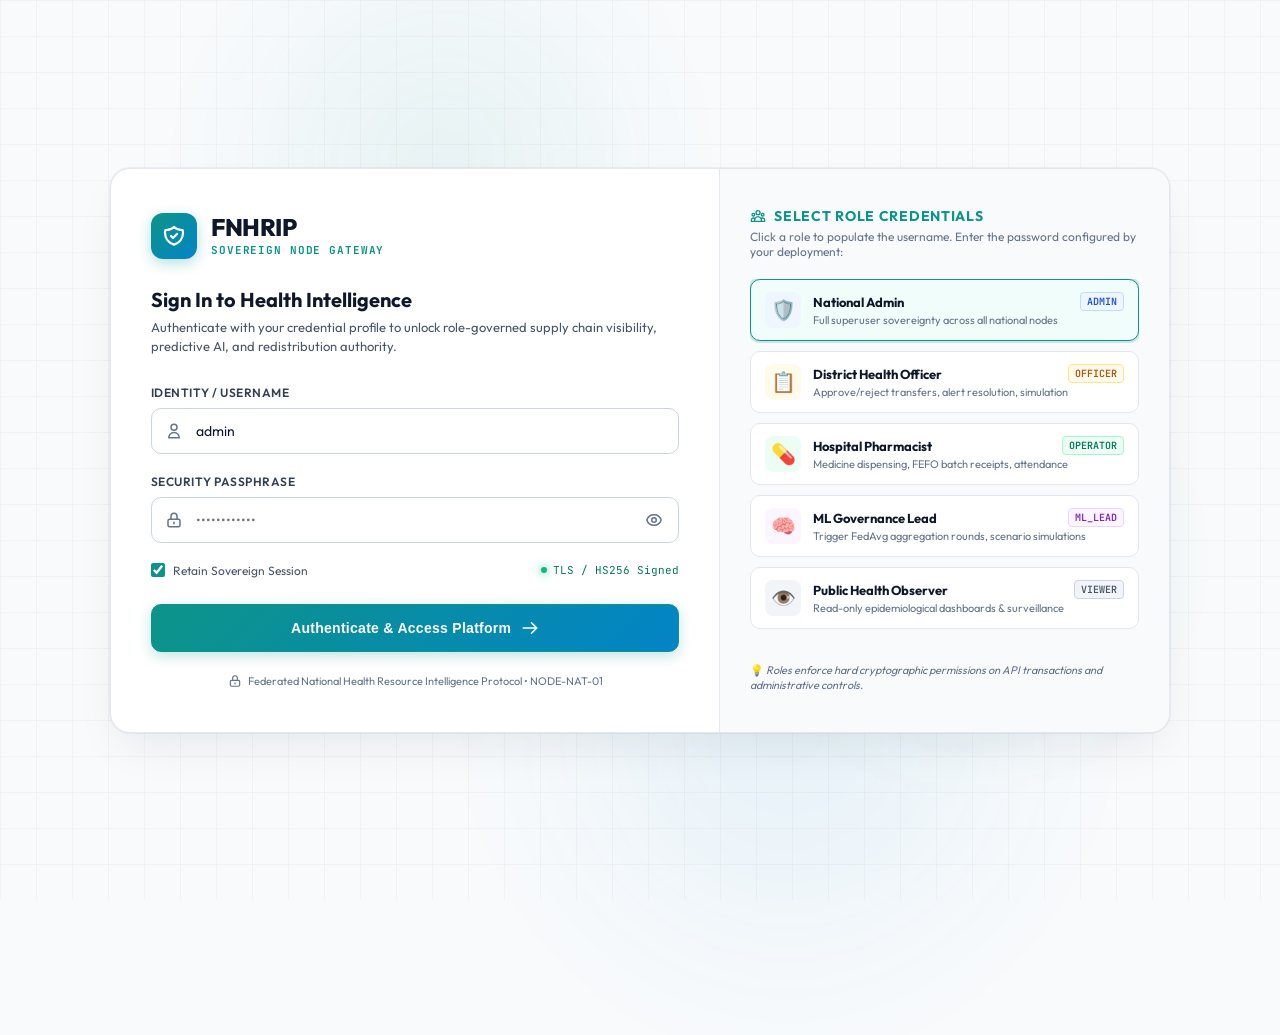
<file: index.html>
<!DOCTYPE html>
<html lang="en">
<head>
  <meta charset="UTF-8">
  <meta name="viewport" content="width=device-width, initial-scale=1.0">
  <meta name="description" content="Federated National Health Resource Intelligence Platform (FNHRIP) - Sovereign digital infrastructure for real-time visibility, predictive supply chain intelligence, capacity optimization, and federated learning.">
  <title>FNHRIP | Federated National Health Resource Intelligence Platform</title>

  <!-- Google Fonts: Modern Typography -->
  <link rel="preconnect" href="https://fonts.googleapis.com">
  <link rel="preconnect" href="https://fonts.gstatic.com" crossorigin>
  <link href="https://fonts.googleapis.com/css2?family=JetBrains+Mono:wght@400;500;700&family=Outfit:wght@300;400;500;600;700;800&display=swap" rel="stylesheet">

  <!-- Core Stylesheets -->
  <link rel="stylesheet" href="css/variables.css">
  <link rel="stylesheet" href="css/layout.css">
  <link rel="stylesheet" href="css/components.css">
  <link rel="stylesheet" href="css/insights.css">
  <link rel="stylesheet" href="css/command.css">
</head>
<body>
  <div class="app-container">
    
    <!-- LEFT SIDEBAR NAVIGATION -->
    <aside class="app-sidebar">
      <div class="sidebar-brand">
        <div class="brand-icon">
          <svg width="22" height="22" fill="none" viewBox="0 0 24 24" stroke="currentColor">
            <path stroke-linecap="round" stroke-linejoin="round" stroke-width="2.2" d="M9 12l2 2 4-4m5.618-4.016A11.955 11.955 0 0112 2.944a11.955 11.955 0 01-8.618 3.04A12.02 12.02 0 003 9c0 5.591 3.824 10.29 9 11.622 5.176-1.332 9-6.03 9-11.622 0-1.042-.133-2.052-.382-3.016z"/>
          </svg>
        </div>
        <div class="brand-text">
          <h1>FNHRIP</h1>
          <span class="brand-badge">Sovereign Node</span>
        </div>
      </div>

      <nav class="sidebar-nav">
        <div class="nav-section-title">Command & Control</div>
        <a class="nav-item active" data-tab="command" id="navCommand">
          <svg fill="none" viewBox="0 0 24 24" stroke="currentColor"><path stroke-linecap="round" stroke-linejoin="round" stroke-width="2" d="M4 5a1 1 0 011-1h4a1 1 0 011 1v5a1 1 0 01-1 1H5a1 1 0 01-1-1V5zm10 0a1 1 0 011-1h4a1 1 0 011 1v2a1 1 0 01-1 1h-4a1 1 0 01-1-1V5zM4 15a1 1 0 011-1h4a1 1 0 011 1v4a1 1 0 01-1 1H5a1 1 0 01-1-1v-4zm10-3a1 1 0 011-1h4a1 1 0 011 1v7a1 1 0 01-1 1h-4a1 1 0 01-1-1v-7z"/></svg>
          <span>Command Centre</span>
        </a>
        <a class="nav-item" data-tab="national-map" id="navMap">
          <svg fill="none" viewBox="0 0 24 24" stroke="currentColor"><path stroke-linecap="round" stroke-linejoin="round" stroke-width="2" d="M9 20l-5.447-2.724A1 1 0 013 16.382V5.618a1 1 0 011.447-.894L9 7m0 13l6-3m-6 3V7m6 10l4.553 2.276A1 1 0 0021 18.382V7.618a1 1 0 00-.553-.894L15 4m0 13V4m0 0L9 7"/></svg>
          <span>National GIS Map</span>
        </a>

        <a class="nav-item" data-tab="inventory" id="navInventory">
          <svg fill="none" viewBox="0 0 24 24" stroke="currentColor"><path stroke-linecap="round" stroke-linejoin="round" stroke-width="2" d="M20 7l-8-4-8 4m16 0l-8 4m8-4v10l-8 4m0-10L4 7m8 4v10M4 7v10l8 4"/></svg>
          <span>Medicine & FEFO</span>
          <span class="nav-badge badge-warning" id="navStockAlertsBadge">0</span>
        </a>

        <a class="nav-item" data-tab="capacity" id="navCapacity">
          <svg fill="none" viewBox="0 0 24 24" stroke="currentColor"><path stroke-linecap="round" stroke-linejoin="round" stroke-width="2" d="M19 21V5a2 2 0 00-2-2H7a2 2 0 00-2 2v16m14 0h2m-2 0h-5m-9 0H3m2 0h5M9 7h1m-1 4h1m4-4h1m-1 4h1m-5 10v-5a1 1 0 011-1h2a1 1 0 011 1v5m-4 0h4"/></svg>
          <span>Beds & Capacity</span>
        </a>

        <div class="nav-section-title">Signature Intelligence</div>
        <a class="nav-item" data-tab="weather" id="navWeather"><svg fill="none" viewBox="0 0 24 24" stroke="currentColor"><path stroke-linecap="round" stroke-linejoin="round" stroke-width="2" d="M3 15a4 4 0 004 4h9a5 5 0 10-.1-9.999 5.002 5.002 0 10-9.78 2.096A4.001 4.001 0 003 15z"/></svg><span>Supply Weather</span></a>
        <a class="nav-item" data-tab="cascade" id="navCascade"><svg fill="none" viewBox="0 0 24 24" stroke="currentColor"><path stroke-linecap="round" stroke-linejoin="round" stroke-width="2" d="M13 10V3L4 14h7v7l9-11h-7z"/></svg><span>Cascade Simulator</span></a>
        <a class="nav-item" data-tab="ledger" id="navLedger"><svg fill="none" viewBox="0 0 24 24" stroke="currentColor"><path stroke-linecap="round" stroke-linejoin="round" stroke-width="2" d="M9 12l2 2 4-4m6 2a9 9 0 11-18 0 9 9 0 0118 0z"/></svg><span>Impact Ledger</span></a>

        <div class="nav-section-title">AI & Decision Support</div>
        <a class="nav-item" data-tab="predictions" id="navPredictions">
          <svg fill="none" viewBox="0 0 24 24" stroke="currentColor"><path stroke-linecap="round" stroke-linejoin="round" stroke-width="2" d="M13 7h8m0 0v8m0-8l-8 8-4-4-6 6"/></svg>
          <span>Predictive AI</span>
        </a>

        <a class="nav-item" data-tab="recommendations" id="navRecommendations">
          <svg fill="none" viewBox="0 0 24 24" stroke="currentColor"><path stroke-linecap="round" stroke-linejoin="round" stroke-width="2" d="M8 7h12m0 0l-4-4m4 4l-4 4m0 6H4m0 0l4 4m-4-4l4-4"/></svg>
          <span>AI Redistribution</span>
          <span class="nav-badge badge-critical" id="navRecsBadge">0</span>
        </a>

        <a class="nav-item" data-tab="simulator" id="navSimulator">
          <svg fill="none" viewBox="0 0 24 24" stroke="currentColor"><path stroke-linecap="round" stroke-linejoin="round" stroke-width="2" d="M12 6V4m0 2a2 2 0 100 4m0-4a2 2 0 110 4m-6 8a2 2 0 100-4m0 4a2 2 0 110-4m0 4v2m0-6V4m6 6v10m6-2a2 2 0 100-4m0 4a2 2 0 110-4m0 4v2m0-6V4"/></svg>
          <span>What-If Simulator</span>
        </a>

        <div class="nav-section-title">Federation & Resilience</div>
        <a class="nav-item" data-tab="federated" id="navFederated">
          <svg fill="none" viewBox="0 0 24 24" stroke="currentColor"><path stroke-linecap="round" stroke-linejoin="round" stroke-width="2" d="M3.055 11H5a2 2 0 012 2v1a2 2 0 002 2 2 2 0 012 2v2.945M8 3.935V5.5A2.5 2.5 0 0010.5 8h.5a2 2 0 012 2 2 2 0 104 0 2 2 0 012-2h1.064M15 20.488V18a2 2 0 012-2h3.064M21 12a9 9 0 11-18 0 9 9 0 0118 0z"/></svg>
          <span>Federated Network</span>
        </a>

        <a class="nav-item" data-tab="offline" id="navOffline">
          <svg fill="none" viewBox="0 0 24 24" stroke="currentColor"><path stroke-linecap="round" stroke-linejoin="round" stroke-width="2" d="M18.364 5.636a9 9 0 010 12.728m0 0l-2.829-2.829m2.829 2.829L21 21M15.536 8.464a5 5 0 010 7.072m0 0l-2.829-2.829m-4.243 4.243a9 9 0 01-2.828-5.657m0 0a9 9 0 012.828-7.071m0 0l2.829 2.829m-2.829-2.829L3 3"/></svg>
          <span>Offline PHC Station</span>
          <span class="nav-badge badge-gray" id="offlineQueueCountBadge">0</span>
        </a>

        <a class="nav-item" data-tab="audit" id="navAudit">
          <svg fill="none" viewBox="0 0 24 24" stroke="currentColor"><path stroke-linecap="round" stroke-linejoin="round" stroke-width="2" d="M9 12h6m-6 4h6m2 5H7a2 2 0 01-2-2V5a2 2 0 012-2h5.586a1 1 0 01.707.293l5.414 5.414a1 1 0 01.293.707V19a2 2 0 01-2 2z"/></svg>
          <span>Sovereign Audit Ledger</span>
        </a>
      </nav>

      <div class="sidebar-footer">
        <div class="node-status-widget">
          <div class="node-status-header">
            <span style="font-weight:600;color:#64748b;">Sovereign Protocol</span>
            <span class="pulse-indicator"></span>
          </div>
          <div style="font-size:11px;color:#0f172a;font-weight:700;">NODE-NAT-01</div>
          <div style="font-size:10px;color:#64748b;margin-top:2px;">Federation: Secure FedAvg</div>
        </div>
      </div>
    </aside>

    <!-- MAIN APPLICATION WRAPPER -->
    <main class="app-main">
      
      <!-- TOP COMMAND HEADER -->
      <header class="app-header">
        <div class="header-left">
          <div class="view-heading">
            <h2 id="viewTitleHeading">National Command Centre & GIS Intelligence</h2>
            <span class="view-sub">Federated National Health Resource Intelligence Platform • v1.0</span>
          </div>
        </div>

        <div class="header-filters">
          <select id="filterDistrictSelect" class="select" title="Filter by District">
            <option value="">All Districts (National)</option>
          </select>
          <select id="filterFacilityTypeSelect" class="select" title="Filter by Facility Type">
            <option value="">All Facility Types</option>
            <option value="PHC">Primary Health Centres (PHC)</option>
            <option value="CHC">Community Health Centres (CHC)</option>
            <option value="District Hospital">District Hospitals</option>
            <option value="Medical College">Medical Colleges</option>
            <option value="Warehouse">Medical Depots / Warehouses</option>
          </select>
        </div>

        <div class="header-right">
          <!-- Offline / Online Status Badge -->
          <div id="headerConnectivityBadge" class="badge badge-normal" style="cursor:pointer;" onclick="App.switchTab('offline')">
            <span style="display:inline-block;width:8px;height:8px;border-radius:50%;background:#10b981;"></span>
            <span>ONLINE: Grid Synced</span>
          </div>

          <!-- Active Role & Permission Indicator Badge -->
          <div id="headerRoleBadge" class="badge" style="background:#eff6ff;color:#1d4ed8;border:1px solid #bfdbfe;font-size:11px;font-weight:600;padding:5px 9px;" title="Active Sovereign Privileges">
            <span id="headerRoleDot" style="display:inline-block;width:7px;height:7px;border-radius:50%;background:#2563eb;margin-right:4px;"></span>
            <span id="headerRoleLabel">ADMIN (Full Sovereignty)</span>
          </div>

          <!-- Role Switcher -->
          <select id="roleSwitcherSelect" class="select" style="font-weight:600;color:#0f766e;border-color:#99f6e4;background:#ffffff;" title="Switch Active RBAC Role">
            <option value="ADMIN">🛡️ National Admin (Full Access)</option>
            <option value="HEALTH_OFFICER">📋 District Health Officer (Allocations & Alerts)</option>
            <option value="PHC_OPERATOR">💊 Hospital Pharmacist (Dispensing & Stock)</option>
            <option value="ML_ENGINEER">🧠 ML Governance Engineer (AI & Federation)</option>
            <option value="VIEWER">👁️ Public Observer (Read-Only)</option>
          </select>

          <!-- New Transaction Modal Trigger -->
          <button class="btn btn-primary btn-sm" id="btnOpenNewTxModal">
            <svg width="14" height="14" fill="none" viewBox="0 0 24 24" stroke="currentColor"><path stroke-linecap="round" stroke-linejoin="round" stroke-width="2.5" d="M12 4v16m8-8H4"/></svg>
            <span>Post Transaction</span>
          </button>

          <!-- Sign Out / Switch Identity Button -->
          <button class="btn btn-outline btn-sm" id="btnSignOut" onclick="App.handleSignOut()" title="Sign out and return to Sovereign Login Page" style="border-color:#fecaca;color:#b91c1c;background:#fff5f5;">
            <svg width="14" height="14" fill="none" viewBox="0 0 24 24" stroke="currentColor"><path stroke-linecap="round" stroke-linejoin="round" stroke-width="2" d="M17 16l4-4m0 0l-4-4m4 4H7m6 4v1a3 3 0 01-3 3H6a3 3 0 01-3-3V7a3 3 0 013-3h4a3 3 0 013 3v1"/></svg>
            <span>Sign Out</span>
          </button>
        </div>
      </header>

      <!-- LIVE METRICS TICKER STRIP -->
      <section class="metrics-strip">
        <div class="ticker-card">
          <div class="ticker-icon" style="background:#eff6ff;color:#1d4ed8;">🏥</div>
          <div class="ticker-info">
            <span class="ticker-label">Reporting</span>
            <span class="ticker-val" id="tickerReportingFacs">21/21</span>
          </div>
        </div>

        <div class="ticker-card">
          <div class="ticker-icon" style="background:#ecfdf5;color:#047857;">🛏️</div>
          <div class="ticker-info">
            <span class="ticker-label">Bed Occupancy</span>
            <span class="ticker-val" id="tickerBedOccupancy">--%</span>
          </div>
        </div>

        <div class="ticker-card">
          <div class="ticker-icon" style="background:#fef2f2;color:#dc2626;">⚠️</div>
          <div class="ticker-info">
            <span class="ticker-label">ICU Stress</span>
            <span class="ticker-val text-danger" id="tickerIcuPressure">--%</span>
          </div>
        </div>

        <div class="ticker-card">
          <div class="ticker-icon" style="background:#faf5ff;color:#7e22ce;">🩺</div>
          <div class="ticker-info">
            <span class="ticker-label">Staff Coverage</span>
            <span class="ticker-val" id="tickerWorkforce">--%</span>
          </div>
        </div>

        <div class="ticker-card">
          <div class="ticker-icon" style="background:#fff7ed;color:#c2410c;">💊</div>
          <div class="ticker-info">
            <span class="ticker-label">Stockout Risks</span>
            <span class="ticker-val text-warning" id="tickerCriticalStockouts">0</span>
          </div>
        </div>

        <div class="ticker-card">
          <div class="ticker-icon" style="background:#fef2f2;color:#dc2626;">🚨</div>
          <div class="ticker-info">
            <span class="ticker-label">Emergency Alerts</span>
            <span class="ticker-val text-danger" id="tickerEmergencyAlerts">0</span>
          </div>
        </div>

        <div class="ticker-card">
          <div class="ticker-icon" style="background:#f0fdfa;color:#0f766e;">⚖️</div>
          <div class="ticker-info">
            <span class="ticker-label">Pending AI Recs</span>
            <span class="ticker-val text-cyan" id="tickerPendingApprovals">0</span>
          </div>
        </div>

        <div class="ticker-card">
          <div class="ticker-icon" style="background:#ecfdf5;color:#047857;">📊</div>
          <div class="ticker-info">
            <span class="ticker-label">Data Quality</span>
            <span class="ticker-val" id="tickerDataQuality">92.4%</span>
          </div>
        </div>
      </section>

      <!-- ================= VIEW 1: NATIONAL GIS MAP ================= -->
      <section class="view-content active" id="view-command">
        <div class="cc-brief"><h1 id="ccHead">Loading today's briefing...</h1><p id="ccSub"></p></div>
        <div class="cc-kpis" id="ccKpis"></div>
        <div class="cc-grid">
          <div class="cc-card cc-map"><h2>Facility stress: stock, ICU and connectivity combined</h2>
            <svg class="cc-hexmap" id="ccMap" viewBox="0 0 600 260" role="img" aria-label="Hexagon map of facilities coloured by stress level"></svg>
            <div class="cc-legend"><span><i style="background:var(--s0)"></i>Stable</span><span><i style="background:var(--s1)"></i>Watch</span><span><i style="background:var(--s2)"></i>Low stock</span><span><i style="background:var(--s3)"></i>Critical</span><span><i style="background:var(--s4)"></i>Emergency</span></div>
            <div id="ccRead">Select a facility to see its status.</div></div>
          <div class="cc-card"><h2>Recommended actions</h2><div id="ccRecs"></div></div>
          <div class="cc-card cc-wide"><h2>Days of stock left (lowest first)</h2><div id="ccFc"></div></div>
        </div>
      </section>

      <section class="view-content" id="view-national-map">
        <div class="grid-map-layout">
          <!-- Canvas Map Container -->
          <div class="map-panel">
            <div class="map-toolbar">
              <span style="font-size:11px;font-weight:700;color:#94a3b8;align-self:center;margin-right:4px;">LAYERS:</span>
              <button class="map-layer-btn active" data-layer="ALL">All Nodes</button>
              <button class="map-layer-btn" data-layer="HOSPITALS">Hospitals</button>
              <button class="map-layer-btn" data-layer="WAREHOUSES">Warehouses</button>
              <button class="map-layer-btn" data-layer="RISK_STOCK">Stockout Risk</button>
              <button class="map-layer-btn" data-layer="ICU_STRESS">ICU Pressure</button>
            </div>

            <canvas id="nationalMapCanvas"></canvas>

            <div class="map-legend">
              <div class="legend-item"><span class="legend-dot" style="background:#10b981;"></span> Normal</div>
              <div class="legend-item"><span class="legend-dot" style="background:#f59e0b;"></span> Watch</div>
              <div class="legend-item"><span class="legend-dot" style="background:#f97316;"></span> Warning</div>
              <div class="legend-item"><span class="legend-dot" style="background:#ef4444;"></span> Critical</div>
              <div class="legend-item"><span class="legend-dot" style="background:#a855f7;"></span> Emergency</div>
              <div class="legend-item"><span style="width:12px;height:12px;border:1px solid #fff;display:inline-block;transform:rotate(45deg);margin-right:4px;"></span> Depot</div>
            </div>
          </div>

          <!-- Side Facilities Feed & Active Alerts -->
          <div style="display:flex;flex-direction:column;gap:16px;height:100%;overflow-y:auto;">
            <div class="card" style="padding:16px;">
              <div class="card-header" style="margin-bottom:10px;padding-bottom:8px;">
                <span class="card-title">🚨 Active Grid Incidents</span>
                <span class="badge badge-danger">Live Stream</span>
              </div>
              <div id="sideActiveAlertsList" style="display:flex;flex-direction:column;gap:8px;font-size:12px;">
                <div style="padding:8px 10px;background:#fef2f2;border-left:3px solid #ef4444;border-radius:4px;">
                  <div style="font-weight:700;color:#b91c1c;">FAC-001 • ICU Saturation 96.8%</div>
                  <div style="color:#475569;font-size:11px;">Ventilator pool at maximum capacity. Traumas diverted.</div>
                </div>
                <div style="padding:8px 10px;background:#fff7ed;border-left:3px solid #f97316;border-radius:4px;">
                  <div style="font-weight:700;color:#c2410c;">FAC-010 • Insulin Stockout Imminent</div>
                  <div style="color:#475569;font-size:11px;">Only 2.1 days remaining. AI transfer awaiting review.</div>
                </div>
              </div>
            </div>

            <div class="card" style="flex:1;overflow:hidden;display:flex;flex-direction:column;">
              <div class="card-header" style="margin-bottom:8px;">
                <span class="card-title">Facilities Directory</span>
                <span style="font-size:11px;color:#94a3b8;">Click node to inspect</span>
              </div>
              <div id="mapFacilityList" style="flex:1;overflow-y:auto;display:flex;flex-direction:column;gap:8px;">
                <!-- Dynamically populated -->
              </div>
            </div>
          </div>
        </div>
      </section>

      <!-- ================= VIEW 2: MEDICINE & FEFO ================= -->
      <section class="view-content" id="view-weather"><div class="ins">
        <h1>Supply Weather</h1><p class="ins-sub">Stock-out risk shown like a weather radar. Drag the slider or press play to watch shortage fronts build over the next 30 days.</p>
        <div class="ins-grid">
          <div class="ins-card ins-dark"><div class="ins-bar"><button class="ins-btn" id="wxPlay">Play forecast</button><input type="range" id="wxDay" min="0" max="30" value="0" aria-label="Forecast day"><span id="wxDayLbl">Today</span></div>
            <svg id="wxMap" class="ins-svg" viewBox="0 0 640 500" role="img" aria-label="Radar map of stock-out risk by facility"></svg>
            <div class="ins-legend"><span><i style="background:#2f8f83"></i>Clear</span><span><i style="background:#e8a317"></i>Watch</span><span><i style="background:#e4572e"></i>Warning</span><span><i style="background:#b3261e"></i>Storm</span></div></div>
          <div class="ins-card"><h2>Outlook</h2><div id="wxOutlook"></div><h2>Storm warnings</h2><div id="wxWarn"></div></div>
        </div></div></section>

      <section class="view-content" id="view-cascade"><div class="ins">
        <h1>Cascade Simulator</h1><p class="ins-sub">Click any facility to take it offline and watch the shortage spread down the supply chain. Then apply a backup route and see how many people it protects.</p>
        <div class="ins-grid">
          <div class="ins-card ins-dark"><div class="ins-bar"><button class="ins-btn" id="casPlay">Play cascade</button><input type="range" id="casDay" min="0" max="60" value="0" aria-label="Days after failure"><span id="casDayLbl">Today</span><button class="ins-btn ghost" id="casBackup">Apply backup route</button></div>
            <svg id="casSvg" class="ins-svg" viewBox="0 0 640 340" role="img" aria-label="Supply chain graph showing how a failure spreads"></svg>
            <div class="ins-legend"><span><i style="background:#7f1d1d"></i>Failed</span><span><i style="background:#e4572e"></i>Out of stock</span><span><i style="background:#e8a317"></i>Dry within 7 days</span><span><i style="background:#2f8f83"></i>Supplied</span></div></div>
          <div class="ins-card" id="casInfo"><div class="ins-empty">Loading...</div></div>
        </div></div></section>

      <section class="view-content" id="view-ledger"><div class="ins">
        <h1>Impact Ledger</h1><p class="ins-sub">What each approved action prevented, compared with doing nothing. Estimates use the stock forecast at the time of the recommendation over a 30-day horizon.</p>
        <div class="ins-kpis" id="ledKpis"></div>
        <div class="ins-grid">
          <div class="ins-card"><h2>Approved actions</h2><div id="ledList"><div class="ins-empty">Loading...</div></div></div>
          <div class="ins-card"><h2>Waiting for approval</h2><div id="ledPend"></div></div>
        </div></div></section>

      <section class="view-content" id="view-inventory">
        <!-- FEFO Expiry Risk Tracker -->
        <div class="card" style="margin-bottom:20px;">
          <div class="card-header">
            <span class="card-title">⏳ First Expiry First Out (FEFO) Expiry Risk Sentinel</span>
            <span class="badge badge-fefo-urgent">Threshold: &le; 35 Days</span>
          </div>
          <div class="table-container">
            <table class="data-table">
              <thead>
                <tr>
                  <th>Product</th>
                  <th>Facility</th>
                  <th>Batch Lot</th>
                  <th>Quantity</th>
                  <th>Expiry Date</th>
                  <th>Shelf Life Remaining</th>
                  <th>Action</th>
                </tr>
              </thead>
              <tbody id="fefoTableBody">
                <!-- Dynamically loaded -->
              </tbody>
            </table>
          </div>
        </div>

        <!-- Master Inventory & Days-of-Stock Table -->
        <div class="card">
          <div class="card-header">
            <span class="card-title">📦 Essential Medicine Inventory & Velocity</span>
            <div class="card-actions">
              <span style="font-size:12px;color:#94a3b8;">Formula: Days = Usable / Daily Burn Rate</span>
            </div>
          </div>
          <div class="table-container">
            <table class="data-table">
              <thead>
                <tr>
                  <th>Product Details</th>
                  <th>Facility</th>
                  <th>Usable Stock</th>
                  <th>Burn Rate</th>
                  <th>Days of Stock & Reorder Point</th>
                  <th>Risk Tier</th>
                  <th>Action</th>
                </tr>
              </thead>
              <tbody id="inventoryTableBody">
                <!-- Dynamically loaded -->
              </tbody>
            </table>
          </div>
        </div>
      </section>

      <!-- ================= VIEW 3: BEDS & WORKFORCE ================= -->
      <section class="view-content" id="view-capacity">
        <div class="grid-2" style="margin-bottom:20px;">
          <!-- Bed Capacity Table -->
          <div class="card">
            <div class="card-header">
              <span class="card-title">🛏️ Hospital & CHC Bed Utilization</span>
              <span style="font-size:11px;color:#94a3b8;">Section 12: Staffed Operational Capacity</span>
            </div>
            <div class="table-container">
              <table class="data-table">
                <thead>
                  <tr>
                    <th>Facility</th>
                    <th>Occupied / Total</th>
                    <th>Occupancy %</th>
                    <th>ICU Stress</th>
                    <th>Oxygen Beds</th>
                    <th>Staffed Capacity</th>
                    <th>Status</th>
                  </tr>
                </thead>
                <tbody id="capacityTableBody">
                  <!-- Dynamically loaded -->
                </tbody>
              </table>
            </div>
          </div>

          <!-- Workforce Attendance Table -->
          <div class="card">
            <div class="card-header">
              <span class="card-title">🩺 Medical Personnel Shift Coverage</span>
              <span style="font-size:11px;color:#94a3b8;">Section 14: Scheduled vs Present</span>
            </div>
            <div class="table-container">
              <table class="data-table">
                <thead>
                  <tr>
                    <th>Facility</th>
                    <th>Clinical Role</th>
                    <th>Sched.</th>
                    <th>Present</th>
                    <th>Shortage</th>
                    <th>Coverage %</th>
                    <th>Status</th>
                  </tr>
                </thead>
                <tbody id="workforceTableBody">
                  <!-- Dynamically loaded -->
                </tbody>
              </table>
            </div>
          </div>
        </div>
      </section>

      <!-- ================= VIEW 4: PREDICTIVE AI & EARLY WARNING ================= -->
      <section class="view-content" id="view-predictions">
        <!-- Demand Forecasting Engine -->
        <div class="card" style="margin-bottom:20px;">
          <div class="card-header">
            <div style="display:flex;align-items:center;gap:16px;">
              <span class="card-title">📈 AI Demand Forecasting & Stockout Horizon</span>
              <select id="predFacilitySelect" class="select" onchange="App.loadPredictionsView()" style="font-size:12px;">
                <option value="FAC-001">Central State Medical College</option>
                <option value="FAC-003">Metro Civil District Hospital</option>
                <option value="FAC-010">Highland Rural PHC - Pine Valley</option>
                <option value="FAC-020">Delta Island CHC - Mangrove</option>
              </select>
              <select id="predProductSelect" class="select" onchange="App.loadPredictionsView()" style="font-size:12px;">
                <!-- Populated dynamically -->
              </select>
            </div>
            <div style="font-size:12px;color:#94a3b8;">
              Velocity: <b id="forecastBurnRate" style="color:#60a5fa;">--</b> | Stockout: <b id="forecastStockoutDate" style="color:#ef4444;">--</b>
            </div>
          </div>

          <div id="demandForecastChart" style="width:100%;height:280px;"></div>
          <div style="font-size:11px;color:#64748b;margin-top:8px;display:flex;justify-content:space-between;">
            <span id="forecastModelMeta">Model: MOD-DEMAND-01 (v2.4-FED)</span>
            <span>Uncertainty: 95% Bayesian Confidence Band</span>
          </div>
        </div>

        <div class="grid-2">
          <!-- Stockout Hazard Matrix -->
          <div class="card">
            <div class="card-header">
              <span class="card-title">🎯 Stockout Probability Hazard Matrix</span>
              <span style="font-size:11px;color:#94a3b8;">Multi-Horizon Calibrated AI</span>
            </div>
            <div class="table-container">
              <table class="data-table">
                <thead>
                  <tr>
                    <th>Product & Facility</th>
                    <th>Current Stock</th>
                    <th>Days (Lead Time)</th>
                    <th>P(7d)</th>
                    <th>P(14d)</th>
                    <th>Risk</th>
                    <th>Primary Driver</th>
                  </tr>
                </thead>
                <tbody id="stockoutTableBody">
                  <!-- Dynamically loaded -->
                </tbody>
              </table>
            </div>
          </div>

          <!-- Epidemiological Anomaly Sentinel -->
          <div class="card">
            <div class="card-header">
              <span class="card-title">🦠 Syndromic Anomaly & Surge Sentinel</span>
              <span class="badge badge-danger">Section 30 Correlation</span>
            </div>
            <div id="anomaliesList">
              <!-- Dynamically loaded -->
            </div>
          </div>
        </div>
      </section>

      <!-- ================= VIEW 5: AI RECOMMENDATIONS & HUMAN APPROVAL ================= -->
      <section class="view-content" id="view-recommendations">
        <div class="card" style="margin-bottom:16px;">
          <div class="card-header">
            <span class="card-title">🤖 Explainable AI Cross-Facility Redistribution Pipeline</span>
            <div class="card-actions">
              <button class="btn btn-outline btn-sm" onclick="Api.post('/recommendations/generate').then(() => App.loadRecommendationsView())">
                🔄 Re-optimize Network
              </button>
            </div>
          </div>
          <p style="font-size:12px;color:#94a3b8;margin-bottom:12px;">
            AI algorithm pairs deficit facilities (Days of Stock &lt; 5d) with surplus regional depots, respecting cold-chain requirements, distance, and source reserve buffers. All consequential actions require authorized Human-in-the-Loop officer approval.
          </p>
        </div>

        <div id="recommendationsList">
          <!-- Dynamically populated recommendation cards -->
        </div>
      </section>

      <!-- ================= VIEW 6: WHAT-IF SIMULATOR ================= -->
      <section class="view-content" id="view-simulator">
        <div class="grid-2">
          <!-- Scenario Controls -->
          <div class="card">
            <div class="card-header">
              <span class="card-title">⚙️ Emergency Scenario Parameters</span>
              <button class="btn btn-outline btn-sm" id="btnResetSimulation">Reset Defaults</button>
            </div>

            <div class="form-group">
              <div style="display:flex;justify-content:space-between;margin-bottom:6px;">
                <label class="form-label" for="simSurgeSlider">Epidemic Disease Incidence Surge</label>
                <b id="simSurgeVal" style="color:#60a5fa;">+30%</b>
              </div>
              <input type="range" class="range-slider" id="simSurgeSlider" min="0" max="100" value="30">
            </div>

            <div class="form-group">
              <div style="display:flex;justify-content:space-between;margin-bottom:6px;">
                <label class="form-label" for="simSupplyCutSlider">Supply Chain / Transport Disruption</label>
                <b id="simSupplyCutVal" style="color:#f59e0b;">-20%</b>
              </div>
              <input type="range" class="range-slider" id="simSupplyCutSlider" min="0" max="60" value="20">
            </div>

            <div class="form-group">
              <div style="display:flex;justify-content:space-between;margin-bottom:6px;">
                <label class="form-label" for="simStaffLossSlider">Workforce Absenteeism / Strike</label>
                <b id="simStaffLossVal" style="color:#f87171;">-15%</b>
              </div>
              <input type="range" class="range-slider" id="simStaffLossSlider" min="0" max="40" value="15">
            </div>

            <div class="form-group">
              <label class="form-label" for="simWarehouseSelect">Simulate Major Depot Catastrophic Failure</label>
              <select class="select" id="simWarehouseSelect" style="width:100%;">
                <option value="">None (All Warehouses Fully Operational)</option>
                <option value="FAC-002">National Emergency Medical Depot #1 (NEMD-1)</option>
                <option value="FAC-016">Port Medical Logistics Depot (PMLD)</option>
              </select>
            </div>

            <button class="btn btn-primary" id="btnRunSimulation" style="width:100%;margin-top:10px;">
              Simulate Emergency Scenario
            </button>
          </div>

          <!-- Impact Projections & AI Countermeasures -->
          <div class="card">
            <div class="card-header">
              <span class="card-title">⚠️ Projected Grid Impact & Time-to-Failure</span>
            </div>

            <div style="display:grid;grid-template-columns:1fr 1fr;gap:12px;margin-bottom:16px;">
              <div class="card" style="padding:12px;background:#ffffff;border:1px solid #e2e8f0;text-align:center;">
                <span class="ticker-label">Time to Critical Failure</span>
                <div id="simTimeToCritical" class="ticker-val text-danger" style="font-size:24px;margin-top:4px;">-- Days</div>
              </div>
              <div class="card" style="padding:12px;background:#ffffff;border:1px solid #e2e8f0;text-align:center;">
                <span class="ticker-label">Facilities in Failure State</span>
                <div id="simFacsAtRisk" class="ticker-val text-warning" style="font-size:24px;margin-top:4px;">--</div>
              </div>
            </div>

            <div style="display:flex;justify-content:space-around;margin-bottom:16px;">
              <div id="simBedGauge"></div>
              <div id="simIcuGauge"></div>
            </div>

            <div style="display:grid;grid-template-columns:1fr 1fr;gap:12px;margin-bottom:16px;font-size:12px;">
              <div style="background:#f8fafc;border:1px solid #e2e8f0;padding:8px 12px;border-radius:6px;">
                Bed Deficit: <b id="simBedDeficit" style="color:#dc2626;">--</b>
              </div>
              <div style="background:#f8fafc;border:1px solid #e2e8f0;padding:8px 12px;border-radius:6px;">
                Oxygen Shortage: <b id="simO2Shortage" style="color:#0284c7;">--</b>
              </div>
            </div>

            <div>
              <div style="font-weight:700;font-size:12px;color:#94a3b8;margin-bottom:8px;text-transform:uppercase;">AI Preemptive Countermeasures:</div>
              <ul id="simCountermeasuresList" style="list-style:none;padding:0;">
                <!-- Populated dynamically -->
              </ul>
            </div>
          </div>
        </div>
      </section>

      <!-- ================= VIEW 7: FEDERATED LEARNING ================= -->
      <section class="view-content" id="view-federated">
        <div class="card" style="margin-bottom:20px;">
          <div class="card-header">
            <div>
              <span class="card-title">🌐 Privacy-Preserving Federated Intelligence Coordinator</span>
              <div style="font-size:12px;color:#94a3b8;margin-top:2px;">
                Section 39-41: Multi-Country Sovereign Coordination • No Raw Patient Data Uploaded
              </div>
            </div>
            <div class="card-actions">
              <button class="btn btn-primary btn-sm" id="btnRunFedRound">
                Trigger Federated Aggregation Round
              </button>
            </div>
          </div>

          <div style="display:grid;grid-template-columns:repeat(4, 1fr);gap:14px;margin-bottom:16px;">
            <div class="ticker-card">
              <div class="ticker-icon" style="background:rgba(59,130,246,0.2);color:#60a5fa;">🌍</div>
              <div class="ticker-info">
                <span class="ticker-label">Nodes</span>
                <span class="ticker-val" id="fedNodeCount">4 Sovereign Nodes</span>
              </div>
            </div>
            <div class="ticker-card">
              <div class="ticker-icon" style="background:rgba(16,185,129,0.2);color:#34d399;">🗃️</div>
              <div class="ticker-info">
                <span class="ticker-label">Local Training Data</span>
                <span class="ticker-val" id="fedSampleCount">431k Records</span>
              </div>
            </div>
            <div class="ticker-card">
              <div class="ticker-icon" style="background:rgba(168,85,247,0.2);color:#c084fc;">📉</div>
              <div class="ticker-info">
                <span class="ticker-label">Global Loss</span>
                <span class="ticker-val" id="fedAvgLoss">0.051</span>
              </div>
            </div>
            <div class="ticker-card">
              <div class="ticker-icon" style="background:rgba(6,182,212,0.2);color:#22d3ee;">🔒</div>
              <div class="ticker-info">
                <span class="ticker-label">Privacy Budget</span>
                <span class="ticker-val">ε = 0.65</span>
              </div>
            </div>
          </div>

          <div class="grid-2">
            <div>
              <div style="font-weight:700;font-size:13px;color:#0f172a;margin-bottom:10px;">Participating Sovereign Country Nodes</div>
              <div id="fedNodesList" style="display:flex;flex-direction:column;gap:10px;">
                <!-- Dynamically loaded nodes -->
              </div>
            </div>
            <div>
              <div style="font-weight:700;font-size:13px;color:#0f172a;margin-bottom:10px;">Loss Convergence Curve</div>
              <div class="card" style="padding:16px;background:#ffffff;border:1px solid #e2e8f0;">
                <div id="fedLossChart"></div>
              </div>
            </div>
          </div>
        </div>

        <!-- Global Model Registry Table -->
        <div class="card">
          <div class="card-header">
            <span class="card-title">📚 International Global Model Registry</span>
          </div>
          <div class="table-container">
            <table class="data-table">
              <thead>
                <tr>
                  <th>Model Specification</th>
                  <th>Current Version</th>
                  <th>Accuracy</th>
                  <th>WAPE</th>
                  <th>Privacy Epsilon</th>
                  <th>Round</th>
                  <th>Status</th>
                </tr>
              </thead>
              <tbody id="fedModelsTableBody">
                <!-- Dynamically loaded -->
              </tbody>
            </table>
          </div>
        </div>
      </section>

      <!-- ================= VIEW 8: OFFLINE PHC FIELD APP ================= -->
      <section class="view-content" id="view-offline">
        <div class="grid-2">
          <!-- Station Simulation Control -->
          <div class="card">
            <div class="card-header">
              <span class="card-title">📡 Field Station Connection Simulator</span>
              <button class="btn btn-outline btn-sm" id="btnToggleOfflineMode">Toggle Connectivity</button>
            </div>
            <p style="font-size:12px;color:#94a3b8;margin-bottom:16px;">
              Section 16: Primary Health Centres with degraded telecom access record medicine dispensing and patient attendance locally in encrypted storage. When connectivity is restored, idempotent batch sync transmits queued events without data loss.
            </p>

            <form id="offlineTxForm">
              <div class="form-group">
                <label class="form-label" for="offlineFacilitySelect">Select Local Facility</label>
                <select class="select" id="offlineFacilitySelect" style="width:100%;">
                  <!-- Dynamically populated -->
                </select>
              </div>

              <div class="form-group">
                <label class="form-label" for="offlineProductSelect">Product</label>
                <select class="select" id="offlineProductSelect" style="width:100%;">
                  <!-- Dynamically populated -->
                </select>
              </div>

              <div class="grid-2">
                <div class="form-group">
                  <label class="form-label" for="offlineTxTypeSelect">Action Type</label>
                  <select class="select" id="offlineTxTypeSelect" style="width:100%;">
                    <option value="DISPENSING">Dispensing to Patient</option>
                    <option value="RECEIPT">Local Stock Receipt</option>
                    <option value="LOSS">Damage / Wastage</option>
                  </select>
                </div>
                <div class="form-group">
                  <label class="form-label" for="offlineQtyInput">Quantity</label>
                  <input type="number" class="input" id="offlineQtyInput" value="1" min="1" max="1000" style="width:100%;">
                </div>
              </div>

              <div class="form-group">
                <label class="form-label" for="offlineNotesInput">Clinical Prescription / Notes</label>
                <input type="text" class="input" id="offlineNotesInput" placeholder="OPD Patient ID or field clinic reference" style="width:100%;">
              </div>

              <button type="submit" class="btn btn-primary" style="width:100%;">Queue Transaction</button>
            </form>
          </div>

          <!-- Offline Queue Table -->
          <div class="card">
            <div class="card-header">
              <span class="card-title">📥 Local Action Queue</span>
              <button class="btn btn-success btn-sm" id="btnSyncOfflineQueue">Sync to National Grid</button>
            </div>
            <div class="table-container">
              <table class="data-table">
                <thead>
                  <tr>
                    <th>Action ID</th>
                    <th>Type</th>
                    <th>Resource</th>
                    <th>Quantity</th>
                    <th>Status</th>
                  </tr>
                </thead>
                <tbody id="offlineQueueTableBody">
                  <!-- Dynamically populated -->
                </tbody>
              </table>
            </div>
          </div>
        </div>
      </section>

      <!-- ================= VIEW 9: SOVEREIGN AUDIT LEDGER ================= -->
      <section class="view-content" id="view-audit">
        <div class="card">
          <div class="card-header">
            <span class="card-title">🔐 Cryptographic Sovereign Audit Trail</span>
            <span style="font-size:11px;color:#94a3b8;">Section 45: SHA-256 Tamper-Evident Chaining</span>
          </div>
          <div class="table-container">
            <table class="data-table">
              <thead>
                <tr>
                  <th>Timestamp</th>
                  <th>Actor / Role</th>
                  <th>Action</th>
                  <th>Description</th>
                  <th>Tamper Hash</th>
                </tr>
              </thead>
              <tbody id="auditTableBody">
                <!-- Dynamically loaded -->
              </tbody>
            </table>
          </div>
        </div>
      </section>

    </main>
  </div>

  <!-- SLIDE-OVER DRAWER: FACILITY QUICK INSPECTOR -->
  <div id="facilityInspectorDrawer" class="modal-overlay">
    <div class="modal-dialog" style="max-width:700px;">
      <div class="modal-header">
        <div>
          <h3 id="inspFacName" style="color:#0f172a;font-size:16px;">Facility Name</h3>
          <span id="inspFacType" style="font-size:12px;color:#64748b;">Type • District</span>
        </div>
        <button class="btn btn-outline btn-sm" id="btnCloseFacilityDrawer">✕</button>
      </div>

      <div class="modal-body">
        <div style="display:flex;gap:12px;margin-bottom:16px;">
          <div class="badge badge-normal" id="inspFacStatus">Status: ACTIVE</div>
          <div class="badge badge-normal">Data Quality: <span id="inspDqScore">--</span></div>
          <div class="badge badge-gray">Catchment Pop: <span id="inspCatchment">--</span></div>
        </div>

        <div style="font-weight:700;font-size:13px;color:#0f172a;margin-bottom:8px;">Live Inpatient & ICU Capacity</div>
        <div style="display:grid;grid-template-columns:repeat(4, 1fr);gap:10px;margin-bottom:16px;font-size:12px;">
          <div style="background:#f8fafc;border:1px solid #e2e8f0;padding:8px;border-radius:6px;">
            Total Beds: <b id="inspBedsOccupied" style="color:#0284c7;">--</b>
          </div>
          <div style="background:#f8fafc;border:1px solid #e2e8f0;padding:8px;border-radius:6px;">
            ICU Stress: <b id="inspIcuOccupied" style="color:#dc2626;">--</b>
          </div>
          <div style="background:#f8fafc;border:1px solid #e2e8f0;padding:8px;border-radius:6px;">
            Oxygen: <b id="inspOxygenBeds" style="color:#0d9488;">--</b>
          </div>
          <div style="background:#f8fafc;border:1px solid #e2e8f0;padding:8px;border-radius:6px;">
            Ventilators: <b id="inspVentilators" style="color:#0f172a;">--</b>
          </div>
        </div>

        <div style="font-weight:700;font-size:13px;color:#0f172a;margin-bottom:8px;">Stock Batches (FEFO Sorting)</div>
        <div class="table-container" style="margin-bottom:16px;">
          <table class="data-table">
            <thead>
              <tr>
                <th>Medicine</th>
                <th>Batch</th>
                <th>Stock</th>
                <th>Expiry</th>
                <th>Status</th>
              </tr>
            </thead>
            <tbody id="inspBatchesTableBody"></tbody>
          </table>
        </div>

        <div style="font-weight:700;font-size:13px;color:#0f172a;margin-bottom:8px;">Active Facility Alerts</div>
        <div id="inspAlertsList"></div>
      </div>
    </div>
  </div>

  <!-- MODAL: NEW INVENTORY TRANSACTION -->
  <div id="modalTransaction" class="modal-overlay">
    <div class="modal-dialog">
      <div class="modal-header">
        <h3 style="color:#0f172a;font-size:16px;">Post Operational Inventory Transaction</h3>
        <button class="btn btn-outline btn-sm" id="btnCloseTxModal">✕</button>
      </div>
      <form id="formNewTransaction">
        <div class="modal-body">
          <div class="form-group">
            <label class="form-label" for="txFacilitySelect">Facility</label>
            <select class="select" id="txFacilitySelect" style="width:100%;"></select>
          </div>
          <div class="form-group">
            <label class="form-label" for="txProductSelect">Medical Product</label>
            <select class="select" id="txProductSelect" style="width:100%;"></select>
          </div>
          <div class="grid-2">
            <div class="form-group">
              <label class="form-label" for="txTypeSelect">Transaction Type</label>
              <select class="select" id="txTypeSelect" style="width:100%;">
                <option value="DISPENSING">Dispensing (Clinical)</option>
                <option value="RECEIPT">Stock Receipt (GRN)</option>
                <option value="TRANSFER">Transfer to Facility</option>
                <option value="ADJUSTMENT">Physical Count Adjustment</option>
                <option value="LOSS">Loss / Spoilage</option>
                <option value="EXPIRY">Expired Write-Off</option>
              </select>
            </div>
            <div class="form-group">
              <label class="form-label" for="txQtyInput">Quantity</label>
              <input type="number" class="input" id="txQtyInput" value="10" min="1" style="width:100%;" required>
            </div>
          </div>
          <div class="form-group">
            <label class="form-label" for="txRefInput">Reference Voucher / Rx ID</label>
            <input type="text" class="input" id="txRefInput" placeholder="e.g. GRN-2026-904" style="width:100%;">
          </div>
          <div class="form-group">
            <label class="form-label" for="txNotesInput">Clinical / Operational Notes</label>
            <input type="text" class="input" id="txNotesInput" placeholder="Reason for transaction" style="width:100%;">
          </div>
        </div>
        <div class="modal-footer">
          <button type="submit" class="btn btn-primary">Commit Transaction</button>
        </div>
      </form>
    </div>
  </div>

  <!-- TOAST NOTIFICATIONS CONTAINER -->
  <div id="toastContainer" class="toast-container"></div>

  <!-- Frontend JavaScript Modules -->
  <script src="js/api.js"></script>
  <script src="js/state.js"></script>
  <script src="js/charts.js"></script>
  <script src="js/map.js"></script>
  <script src="js/simulator.js"></script>
  <script src="js/federated.js"></script>
  <script src="js/offline_app.js"></script>
  <script src="js/command.js"></script>
  <script src="js/insights.js"></script>
  <script src="js/app.js"></script>
</body>
</html>
</file>
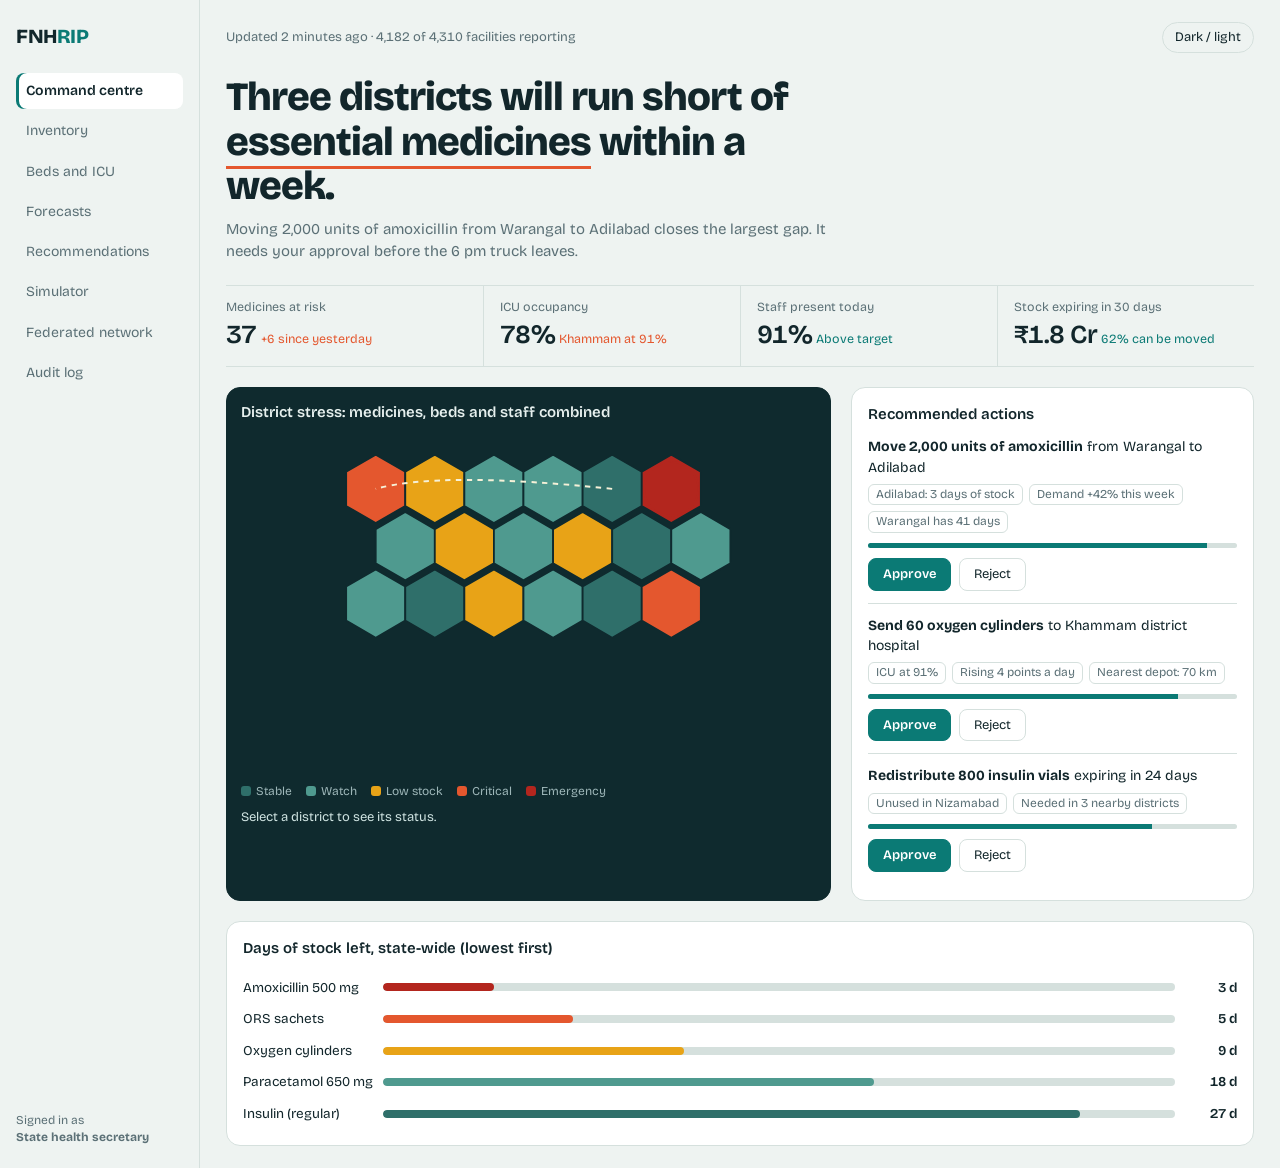
<file: fnhrip-dashboard-mockup.html>
<!DOCTYPE html>
<html lang="en">
<head>
<meta charset="utf-8">
<meta name="viewport" content="width=device-width, initial-scale=1, viewport-fit=cover">
<title>FNHRIP Command Centre – Dashboard Mockup</title>
<link rel="preconnect" href="https://fonts.googleapis.com">
<link rel="preconnect" href="https://fonts.gstatic.com" crossorigin>
<link href="https://fonts.googleapis.com/css2?family=Bricolage+Grotesque:opsz,wght@12..96,400;12..96,600;12..96,800&display=swap" rel="stylesheet">
<style>
:root{--bg:#eef3f1;--panel:#fff;--ink:#12262b;--mute:#5b7076;--line:#d5e0dd;--teal:#0b7a75;--map:#0f2a2e;--s0:#2f6f6a;--s1:#4f9a8f;--s2:#e8a317;--s3:#e4572e;--s4:#b3261e;--hexline:#0f2a2e;--arc:#f6f1d8;
box-sizing:border-box;padding-top:env(safe-area-inset-top,0px);padding-bottom:env(safe-area-inset-bottom,0px)}
@media (prefers-color-scheme:dark){:root:not([data-theme="light"]){--bg:#0b1517;--panel:#12222580;--ink:#e6f0ee;--mute:#8fa8ab;--line:#22383b;--teal:#3fc1b8;--map:#081113;--hexline:#081113}}
:root[data-theme="dark"]{--bg:#0b1517;--panel:#122225;--ink:#e6f0ee;--mute:#8fa8ab;--line:#22383b;--teal:#3fc1b8;--map:#081113;--hexline:#081113}
html{scroll-padding-top:env(safe-area-inset-top,0px)}
*{box-sizing:border-box}
body{margin:0;background:var(--bg);color:var(--ink);font-family:'Bricolage Grotesque',system-ui,sans-serif;font-variant-numeric:tabular-nums;line-height:1.45}
.app{display:grid;grid-template-columns:200px 1fr;min-height:100vh}
nav{padding:22px 16px;border-right:1px solid var(--line);display:flex;flex-direction:column;gap:4px}
.logo{font-weight:800;font-size:20px;letter-spacing:-.02em;margin-bottom:18px}.logo span{color:var(--teal)}
nav a{padding:8px 10px;border-radius:8px;color:var(--mute);text-decoration:none;font-size:14px}
nav a.on{background:var(--panel);color:var(--ink);font-weight:600;box-shadow:inset 3px 0 0 var(--teal)}
nav a:hover{color:var(--ink)}
.role{margin-top:auto;font-size:12px;color:var(--mute)}
main{padding:22px 26px;min-width:0}
.top{display:flex;justify-content:space-between;align-items:center;gap:12px;margin-bottom:16px;font-size:13px;color:var(--mute)}
button{font:inherit;cursor:pointer}
.tog{background:none;border:1px solid var(--line);color:var(--ink);border-radius:99px;padding:5px 12px}
.brief{padding:6px 0 22px;max-width:62ch}
.brief h1{font-size:clamp(26px,3.6vw,40px);line-height:1.12;margin:0 0 10px;font-weight:800;letter-spacing:-.025em}
.brief h1 b{font-weight:800;border-bottom:3px solid var(--s3)}
.brief p{margin:0;color:var(--mute);font-size:15px}
.kpis{display:flex;flex-wrap:wrap;gap:0;margin-bottom:20px;border-top:1px solid var(--line);border-bottom:1px solid var(--line)}
.kpi{flex:1 1 150px;padding:12px 16px 12px 0}
.kpi+.kpi{padding-left:16px;border-left:1px solid var(--line)}
.kpi small{display:block;color:var(--mute);font-size:12.5px}
.kpi strong{font-size:26px;font-weight:600;letter-spacing:-.02em}
.kpi em{font-style:normal;font-size:12.5px;color:var(--s3)}.kpi em.ok{color:var(--teal)}
.grid{display:grid;grid-template-columns:minmax(0,1.5fr) minmax(0,1fr);gap:20px}
.card{background:var(--panel);border:1px solid var(--line);border-radius:14px;padding:16px}
.card h2{font-size:15px;margin:0 0 12px;font-weight:600}
.mapcard{background:var(--map);border-color:var(--map);color:#e6f0ee;padding:14px 14px 10px}
.mapcard h2{color:#e6f0ee}
svg.map{width:100%;height:auto;display:block}
.hex{stroke:var(--hexline);stroke-width:2;cursor:pointer;transition:opacity .15s}
.hex:hover,.hex.sel{opacity:.75;stroke:#fff}
.s0{fill:var(--s0)}.s1{fill:var(--s1)}.s2{fill:var(--s2)}.s3{fill:var(--s3)}.s4{fill:var(--s4)}
.arc{fill:none;stroke:var(--arc);stroke-width:2.2;stroke-dasharray:6 6;animation:flow 1.2s linear infinite}
@keyframes flow{to{stroke-dashoffset:-24}}
.pulse{fill:none;stroke:var(--s4);stroke-width:2;transform-box:fill-box;transform-origin:center;animation:pl 2s ease-out infinite}
@keyframes pl{from{transform:scale(.6);opacity:1}to{transform:scale(1.6);opacity:0}}
@media (prefers-reduced-motion:reduce){.arc,.pulse{animation:none}}
.legend{display:flex;gap:14px;flex-wrap:wrap;font-size:12px;color:#9db6b8;margin-top:6px}
.legend i{display:inline-block;width:10px;height:10px;border-radius:3px;margin-right:5px;vertical-align:-1px}
#read{font-size:13px;color:#cfe3e1;min-height:20px;margin-top:8px}
.rec{padding:12px 0;border-top:1px solid var(--line)}
.rec:first-of-type{border-top:0;padding-top:0}
.rec p{margin:0 0 4px;font-size:14px}
.why{display:flex;gap:6px;flex-wrap:wrap;font-size:12px;color:var(--mute);margin:6px 0 10px}
.why span{border:1px solid var(--line);border-radius:6px;padding:1px 7px}
.conf{height:5px;background:var(--line);border-radius:3px;margin:2px 0 10px;overflow:hidden}.conf div{height:100%;background:var(--teal)}
.act{display:flex;gap:8px;align-items:center}
.btn{border:1px solid var(--teal);background:var(--teal);color:#fff;border-radius:8px;padding:6px 14px;font-size:13px;font-weight:600}
.btn.ghost{background:none;color:var(--ink);border-color:var(--line);font-weight:400}
.done{font-size:13px;color:var(--teal);font-weight:600}
.fc{display:grid;grid-template-columns:130px 1fr 52px;gap:10px;align-items:center;font-size:13.5px;padding:6px 0}
.bar{height:8px;background:var(--line);border-radius:4px;overflow:hidden}.bar div{height:100%;border-radius:4px}
.fc b{text-align:right;font-weight:600}
.wide{grid-column:1/-1}
@media (max-width:860px){.app{grid-template-columns:1fr}nav{flex-direction:row;flex-wrap:wrap;border-right:0;border-bottom:1px solid var(--line)}.role{display:none}.logo{margin:0 12px 0 0}.grid{grid-template-columns:1fr}main{padding:16px}.kpi+.kpi{border-left:0;padding-left:0}}
</style>
</head>
<body>
<div class="app">
<nav aria-label="Main">
  <div class="logo">FNH<span>RIP</span></div>
  <a class="on" href="#">Command centre</a><a href="#">Inventory</a><a href="#">Beds and ICU</a><a href="#">Forecasts</a><a href="#">Recommendations</a><a href="#">Simulator</a><a href="#">Federated network</a><a href="#">Audit log</a>
  <div class="role">Signed in as<br><b>State health secretary</b></div>
</nav>
<main>
  <div class="top"><span>Updated 2 minutes ago · 4,182 of 4,310 facilities reporting</span><button class="tog" id="tog" aria-label="Switch colour theme">Dark / light</button></div>
  <section class="brief" aria-label="Today's briefing">
    <h1>Three districts will run short of <b>essential medicines</b> within a week.</h1>
    <p>Moving 2,000 units of amoxicillin from Warangal to Adilabad closes the largest gap. It needs your approval before the 6 pm truck leaves.</p>
  </section>
  <div class="kpis">
    <div class="kpi"><small>Medicines at risk</small><strong>37</strong> <em>+6 since yesterday</em></div>
    <div class="kpi"><small>ICU occupancy</small><strong>78%</strong> <em>Khammam at 91%</em></div>
    <div class="kpi"><small>Staff present today</small><strong>91%</strong> <em class="ok">Above target</em></div>
    <div class="kpi"><small>Stock expiring in 30 days</small><strong>₹1.8 Cr</strong> <em class="ok">62% can be moved</em></div>
  </div>
  <div class="grid">
    <section class="card mapcard" aria-label="District stress map">
      <h2>District stress: medicines, beds and staff combined</h2>
      <svg class="map" id="map" viewBox="0 0 640 380" role="img" aria-label="Hexagon map of districts coloured by stress level"></svg>
      <div class="legend"><span><i style="background:var(--s0)"></i>Stable</span><span><i style="background:var(--s1)"></i>Watch</span><span><i style="background:var(--s2)"></i>Low stock</span><span><i style="background:var(--s3)"></i>Critical</span><span><i style="background:var(--s4)"></i>Emergency</span></div>
      <div id="read">Select a district to see its status.</div>
    </section>
    <section class="card" aria-label="Recommended actions">
      <h2>Recommended actions</h2>
      <div class="rec"><p><b>Move 2,000 units of amoxicillin</b> from Warangal to Adilabad</p>
        <div class="why"><span>Adilabad: 3 days of stock</span><span>Demand +42% this week</span><span>Warangal has 41 days</span></div>
        <div class="conf" title="Confidence 92%"><div style="width:92%"></div></div>
        <div class="act"><button class="btn">Approve</button><button class="btn ghost">Reject</button></div></div>
      <div class="rec"><p><b>Send 60 oxygen cylinders</b> to Khammam district hospital</p>
        <div class="why"><span>ICU at 91%</span><span>Rising 4 points a day</span><span>Nearest depot: 70 km</span></div>
        <div class="conf" title="Confidence 84%"><div style="width:84%"></div></div>
        <div class="act"><button class="btn">Approve</button><button class="btn ghost">Reject</button></div></div>
      <div class="rec"><p><b>Redistribute 800 insulin vials</b> expiring in 24 days</p>
        <div class="why"><span>Unused in Nizamabad</span><span>Needed in 3 nearby districts</span></div>
        <div class="conf" title="Confidence 77%"><div style="width:77%"></div></div>
        <div class="act"><button class="btn">Approve</button><button class="btn ghost">Reject</button></div></div>
    </section>
    <section class="card wide" aria-label="Stock-out forecast">
      <h2>Days of stock left, state-wide (lowest first)</h2>
      <div class="fc"><span>Amoxicillin 500 mg</span><div class="bar"><div style="width:14%;background:var(--s4)"></div></div><b>3 d</b></div>
      <div class="fc"><span>ORS sachets</span><div class="bar"><div style="width:24%;background:var(--s3)"></div></div><b>5 d</b></div>
      <div class="fc"><span>Oxygen cylinders</span><div class="bar"><div style="width:38%;background:var(--s2)"></div></div><b>9 d</b></div>
      <div class="fc"><span>Paracetamol 650 mg</span><div class="bar"><div style="width:62%;background:var(--s1)"></div></div><b>18 d</b></div>
      <div class="fc"><span>Insulin (regular)</span><div class="bar"><div style="width:88%;background:var(--s0)"></div></div><b>27 d</b></div>
    </section>
  </div>
</main>
</div>
<script>
(function(){
var names=["Adilabad","Nirmal","Nizamabad","Karimnagar","Warangal","Khammam","Medak","Hyderabad","Nalgonda","Mahabubnagar","Suryapet","Jagtial","Peddapalli","Siddipet","Rangareddy","Vikarabad","Wanaparthy","Bhadradri"];
var st=[3,2,1,1,0,4,1,2,1,2,0,1,1,0,2,1,0,3],msg=["Stable. Supplies above 30 days.","Watch. Some items trending down.","Low stock. Two items under 14 days.","Critical. Three items under 5 days.","Emergency. ICU above 90% and stock critical."];
var svg=document.getElementById('map'),R=38,W=Math.sqrt(3)*R,ns='http://www.w3.org/2000/svg',cols=6,pos=[],h='';
function pts(cx,cy){var p=[];for(var i=0;i<6;i++){var a=Math.PI/180*(60*i-30);p.push((cx+R*Math.cos(a)).toFixed(1)+','+(cy+R*Math.sin(a)).toFixed(1))}return p.join(' ')}
names.forEach(function(n,i){var r=Math.floor(i/cols),c=i%cols,cx=70+W*c+(r%2?W/2:0)+80,cy=60+r*R*1.5*1.12;pos.push([cx,cy]);
h+='<g><polygon class="hex s'+st[i]+'" data-i="'+i+'" tabindex="0" points="'+pts(cx,cy)+'"><title>'+n+'</title></polygon></g>'});
var a=pos[0],b=pos[4];
h+='<path class="arc" d="M'+b[0]+','+b[1]+' Q'+((a[0]+b[0])/2-60)+','+((a[1]+b[1])/2-20)+' '+a[0]+','+a[1]+'"/>';
h+='<circle class="pulse" cx="'+pos[5][0]+'" cy="'+pos[5][1]+'" r="30"/>';
svg.innerHTML=h;
function show(el){var i=+el.getAttribute('data-i');document.querySelectorAll('.hex').forEach(function(x){x.classList.remove('sel')});el.classList.add('sel');document.getElementById('read').textContent=names[i]+': '+msg[st[i]]}
svg.addEventListener('click',function(e){if(e.target.classList.contains('hex'))show(e.target)});
svg.addEventListener('keydown',function(e){if(e.key==='Enter'&&e.target.classList.contains('hex'))show(e.target)});
document.querySelectorAll('.rec').forEach(function(r){var bs=r.querySelectorAll('button'),act=r.querySelector('.act');
bs[0].onclick=function(){act.innerHTML='<span class="done">Approved. Logged in audit trail.</span>'};
bs[1].onclick=function(){act.innerHTML='<span class="done" style="color:var(--mute)">Rejected. Reason requested.</span>'}});
document.getElementById('tog').onclick=function(){var d=document.documentElement,dark=d.getAttribute('data-theme')?d.getAttribute('data-theme')==='dark':matchMedia('(prefers-color-scheme:dark)').matches;d.setAttribute('data-theme',dark?'light':'dark')};
})();
</script>
</body>
</html>
</file>
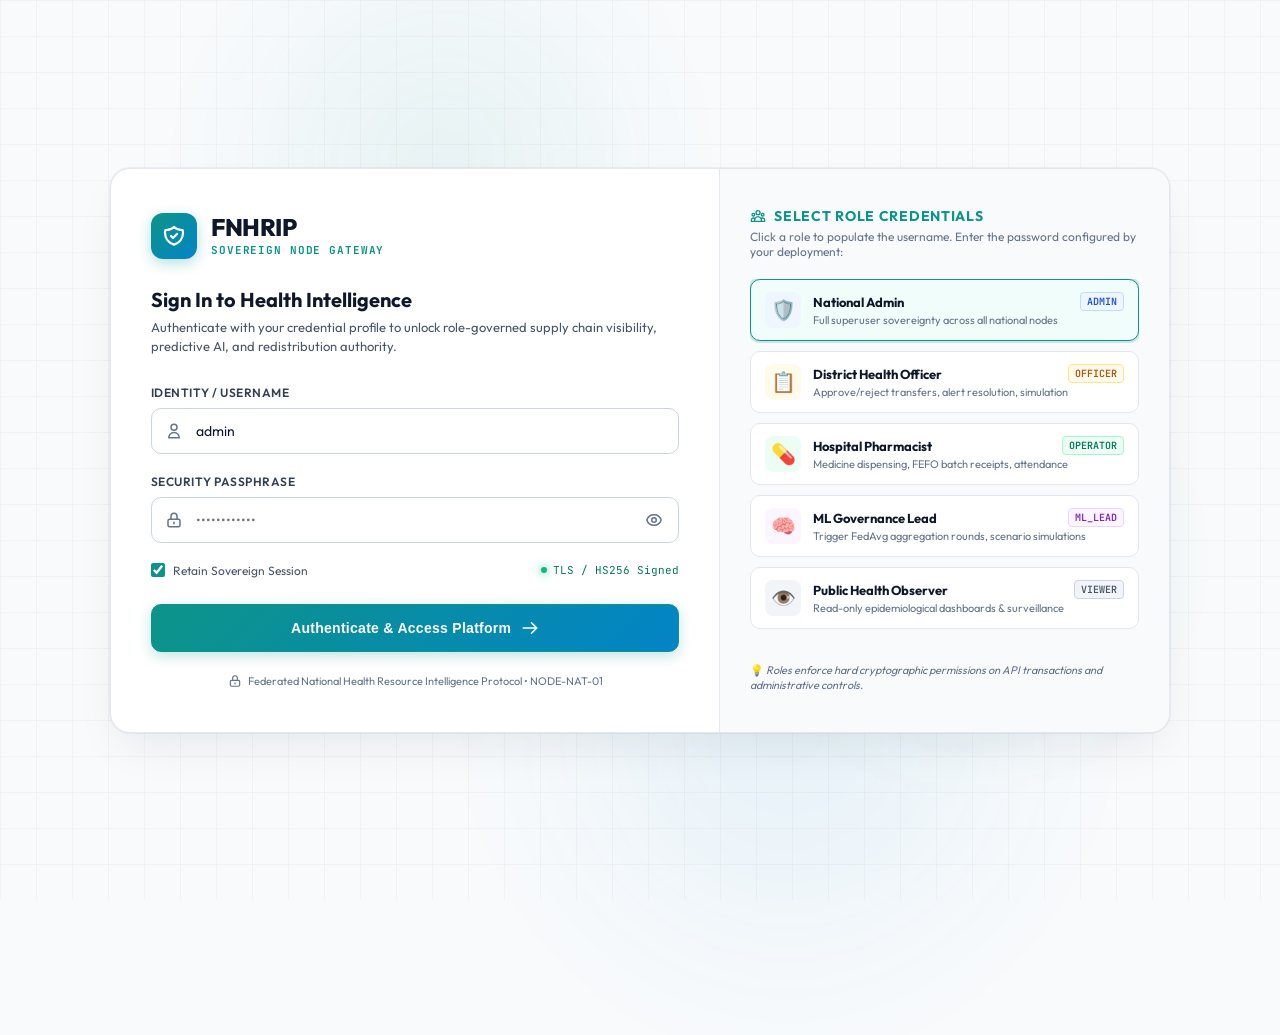
<file: login.html>
<!DOCTYPE html>
<html lang="en">
<head>
  <meta charset="UTF-8">
  <meta name="viewport" content="width=device-width, initial-scale=1.0">
  <meta name="description" content="FNHRIP Sovereign Health Intelligence - Secure Gateway & Identity Authentication">
  <title>FNHRIP | Sovereign Gateway Authentication</title>

  <!-- Google Fonts: Modern Typography -->
  <link rel="preconnect" href="https://fonts.googleapis.com">
  <link rel="preconnect" href="https://fonts.gstatic.com" crossorigin>
  <link href="https://fonts.googleapis.com/css2?family=JetBrains+Mono:wght@400;500;700&family=Outfit:wght@300;400;500;600;700;800&display=swap" rel="stylesheet">

  <link rel="stylesheet" href="css/variables.css">
  <link rel="stylesheet" href="css/components.css">

  <style>
    * {
      box-sizing: border-box;
      margin: 0;
      padding: 0;
    }

    body {
      font-family: var(--font-family, 'Outfit', sans-serif);
      background: #f8fafc;
      color: #0f172a;
      min-height: 100vh;
      display: flex;
      align-items: center;
      justify-content: center;
      position: relative;
      overflow-x: hidden;
      padding: 24px;
    }

    /* Ambient Background Glowing Accents */
    .bg-glow-1 {
      position: absolute;
      top: -10%;
      left: 15%;
      width: 500px;
      height: 500px;
      border-radius: 50%;
      background: radial-gradient(circle, rgba(13, 148, 136, 0.08) 0%, rgba(248, 250, 252, 0) 70%);
      pointer-events: none;
      filter: blur(40px);
    }

    .bg-glow-2 {
      position: absolute;
      bottom: -15%;
      right: 15%;
      width: 600px;
      height: 600px;
      border-radius: 50%;
      background: radial-gradient(circle, rgba(2, 132, 199, 0.08) 0%, rgba(248, 250, 252, 0) 70%);
      pointer-events: none;
      filter: blur(50px);
    }

    .bg-glow-3 {
      position: absolute;
      top: 40%;
      left: 60%;
      width: 400px;
      height: 400px;
      border-radius: 50%;
      background: radial-gradient(circle, rgba(16, 185, 129, 0.06) 0%, rgba(248, 250, 252, 0) 70%);
      pointer-events: none;
      filter: blur(60px);
    }

    /* Subtle Light Grid Background */
    .cyber-grid {
      position: absolute;
      inset: 0;
      background-image: 
        linear-gradient(rgba(15, 23, 42, 0.03) 1px, transparent 1px),
        linear-gradient(90deg, rgba(15, 23, 42, 0.03) 1px, transparent 1px);
      background-size: 36px 36px;
      pointer-events: none;
    }

    /* Login Container Layout */
    .login-wrapper {
      position: relative;
      z-index: 10;
      width: 100%;
      max-width: 1060px;
      display: grid;
      grid-template-columns: 1.15fr 0.85fr;
      background: #ffffff;
      border: 1px solid #e2e8f0;
      border-radius: 20px;
      box-shadow: 0 20px 45px -10px rgba(15, 23, 42, 0.08), 0 0 1px 1px rgba(15, 23, 42, 0.05);
      overflow: hidden;
    }

    @media (max-width: 860px) {
      .login-wrapper {
        grid-template-columns: 1fr;
        max-width: 520px;
      }
      .quick-roles-panel {
        border-left: none !important;
        border-top: 1px solid #e2e8f0;
      }
    }

    /* Primary Authentication Form Panel */
    .auth-main-panel {
      padding: 44px 40px;
      display: flex;
      flex-direction: column;
      justify-content: center;
    }

    .brand-header {
      display: flex;
      align-items: center;
      gap: 14px;
      margin-bottom: 28px;
    }

    .brand-icon-box {
      width: 46px;
      height: 46px;
      border-radius: 12px;
      background: linear-gradient(135deg, #0d9488, #0284c7);
      display: flex;
      align-items: center;
      justify-content: center;
      box-shadow: 0 4px 14px rgba(13, 148, 136, 0.3);
      color: #fff;
    }

    .brand-title {
      font-size: 24px;
      font-weight: 800;
      letter-spacing: -0.02em;
      color: #0f172a;
      line-height: 1.1;
    }

    .brand-subtitle {
      font-size: 11px;
      font-family: var(--font-mono, monospace);
      color: #0d9488;
      letter-spacing: 0.08em;
      font-weight: 700;
      text-transform: uppercase;
      margin-top: 2px;
    }

    .auth-heading {
      font-size: 20px;
      font-weight: 700;
      color: #0f172a;
      margin-bottom: 6px;
    }

    .auth-lead {
      font-size: 13px;
      color: #475569;
      margin-bottom: 28px;
      line-height: 1.5;
    }

    .form-group {
      margin-bottom: 20px;
      position: relative;
    }

    .form-label {
      display: block;
      font-size: 12px;
      font-weight: 600;
      color: #334155;
      margin-bottom: 8px;
      text-transform: uppercase;
      letter-spacing: 0.04em;
    }

    .input-wrapper {
      position: relative;
      display: flex;
      align-items: center;
    }

    .input-icon {
      position: absolute;
      left: 14px;
      color: #64748b;
      pointer-events: none;
      display: flex;
      align-items: center;
    }

    .auth-input {
      width: 100%;
      background: #ffffff;
      border: 1px solid #cbd5e1;
      border-radius: 10px;
      padding: 13px 14px 13px 44px;
      font-size: 14px;
      color: #0f172a;
      font-family: inherit;
      outline: none;
      transition: all 0.2s ease;
    }

    .auth-input:focus {
      border-color: #0d9488;
      box-shadow: 0 0 0 3px rgba(13, 148, 136, 0.15);
      background: #ffffff;
    }

    .pwd-toggle-btn {
      position: absolute;
      right: 12px;
      background: none;
      border: none;
      color: #64748b;
      cursor: pointer;
      padding: 4px;
      display: flex;
      align-items: center;
      transition: color 0.2s;
    }

    .pwd-toggle-btn:hover {
      color: #0d9488;
    }

    .form-meta {
      display: flex;
      align-items: center;
      justify-content: space-between;
      margin-bottom: 26px;
      font-size: 12px;
      color: #475569;
    }

    .remember-check {
      display: flex;
      align-items: center;
      gap: 8px;
      cursor: pointer;
    }

    .remember-check input {
      accent-color: #0d9488;
      width: 14px;
      height: 14px;
    }

    .security-badge {
      font-family: var(--font-mono, monospace);
      font-size: 11px;
      color: #047857;
      display: flex;
      align-items: center;
      gap: 6px;
    }

    .pulse-dot {
      width: 6px;
      height: 6px;
      border-radius: 50%;
      background: #10b981;
      box-shadow: 0 0 8px #10b981;
      animation: pulse 2s infinite;
    }

    @keyframes pulse {
      0% { opacity: 1; transform: scale(1); }
      50% { opacity: 0.4; transform: scale(0.85); }
      100% { opacity: 1; transform: scale(1); }
    }

    .btn-login {
      width: 100%;
      padding: 14px;
      border-radius: 10px;
      background: linear-gradient(135deg, #0d9488, #0284c7);
      border: 1px solid #0d9488;
      color: #ffffff;
      font-size: 14px;
      font-weight: 700;
      letter-spacing: 0.02em;
      cursor: pointer;
      display: flex;
      align-items: center;
      justify-content: center;
      gap: 10px;
      box-shadow: 0 4px 14px rgba(13, 148, 136, 0.25);
      transition: all 0.2s ease;
    }

    .btn-login:hover {
      background: linear-gradient(135deg, #0f766e, #0369a1);
      box-shadow: 0 6px 20px rgba(13, 148, 136, 0.35);
      transform: translateY(-1px);
    }

    .btn-login:active {
      transform: translateY(0);
    }

    .btn-login:disabled {
      opacity: 0.6;
      cursor: not-allowed;
      transform: none;
    }

    /* Right Panel: Role Selector & Pre-filled Identities */
    .quick-roles-panel {
      background: #f8fafc;
      border-left: 1px solid #e2e8f0;
      padding: 38px 30px;
      display: flex;
      flex-direction: column;
    }

    .panel-header {
      margin-bottom: 20px;
    }

    .panel-title {
      font-size: 14px;
      font-weight: 700;
      text-transform: uppercase;
      letter-spacing: 0.05em;
      color: #0d9488;
      display: flex;
      align-items: center;
      gap: 8px;
    }

    .panel-desc {
      font-size: 12px;
      color: #64748b;
      margin-top: 4px;
    }

    .roles-list {
      display: flex;
      flex-direction: column;
      gap: 10px;
      overflow-y: auto;
      flex: 1;
    }

    .role-card {
      background: #ffffff;
      border: 1px solid #e2e8f0;
      border-radius: 10px;
      padding: 12px 14px;
      cursor: pointer;
      transition: all 0.2s ease;
      display: flex;
      align-items: center;
      gap: 12px;
    }

    .role-card:hover {
      background: #f0fdfa;
      border-color: #99f6e4;
      transform: translateX(3px);
    }

    .role-card.active {
      background: #f0fdfa;
      border-color: #0d9488;
      box-shadow: 0 0 0 2px rgba(13, 148, 136, 0.2);
    }

    .role-icon {
      font-size: 20px;
      width: 36px;
      height: 36px;
      border-radius: 8px;
      background: #f1f5f9;
      display: flex;
      align-items: center;
      justify-content: center;
      flex-shrink: 0;
    }

    .role-details {
      flex: 1;
      min-width: 0;
    }

    .role-name-row {
      display: flex;
      align-items: center;
      justify-content: space-between;
      gap: 6px;
    }

    .role-display-name {
      font-size: 13px;
      font-weight: 700;
      color: #0f172a;
      white-space: nowrap;
      overflow: hidden;
      text-overflow: ellipsis;
    }

    .role-tag {
      font-family: var(--font-mono, monospace);
      font-size: 10px;
      padding: 2px 6px;
      border-radius: 4px;
      font-weight: 600;
    }

    .role-scope {
      font-size: 11px;
      color: #64748b;
      margin-top: 2px;
    }

    .role-creds-hint {
      font-family: var(--font-mono, monospace);
      font-size: 10px;
      color: #0284c7;
      margin-top: 4px;
    }

    /* Alert Banner */
    .alert-banner {
      display: none;
      padding: 12px 14px;
      border-radius: 8px;
      font-size: 12px;
      margin-bottom: 20px;
      animation: fadeIn 0.25s ease;
    }

    .alert-danger {
      background: #fef2f2;
      border: 1px solid #fecaca;
      color: #b91c1c;
    }

    .alert-success {
      background: #ecfdf5;
      border: 1px solid #a7f3d0;
      color: #047857;
    }

    @keyframes fadeIn {
      from { opacity: 0; transform: translateY(-4px); }
      to { opacity: 1; transform: translateY(0); }
    }

    .footer-note {
      font-size: 11px;
      color: #64748b;
      margin-top: 22px;
      text-align: center;
      display: flex;
      align-items: center;
      justify-content: center;
      gap: 6px;
    }
  </style>
</head>
<body>

  <!-- Ambient Light Orbs -->
  <div class="bg-glow-1"></div>
  <div class="bg-glow-2"></div>
  <div class="bg-glow-3"></div>
  <div class="cyber-grid"></div>

  <div class="login-wrapper">

    <!-- LEFT: Primary Authentication Form -->
    <div class="auth-main-panel">
      
      <div class="brand-header">
        <div class="brand-icon-box">
          <svg width="24" height="24" fill="none" viewBox="0 0 24 24" stroke="currentColor">
            <path stroke-linecap="round" stroke-linejoin="round" stroke-width="2.2" d="M9 12l2 2 4-4m5.618-4.016A11.955 11.955 0 0112 2.944a11.955 11.955 0 01-8.618 3.04A12.02 12.02 0 003 9c0 5.591 3.824 10.29 9 11.622 5.176-1.332 9-6.03 9-11.622 0-1.042-.133-2.052-.382-3.016z"/>
          </svg>
        </div>
        <div>
          <div class="brand-title">FNHRIP</div>
          <div class="brand-subtitle">Sovereign Node Gateway</div>
        </div>
      </div>

      <h2 class="auth-heading">Sign In to Health Intelligence</h2>
      <p class="auth-lead">Authenticate with your credential profile to unlock role-governed supply chain visibility, predictive AI, and redistribution authority.</p>

      <div id="authAlert" class="alert-banner"></div>

      <form id="loginForm" autocomplete="on">
        
        <div class="form-group">
          <label class="form-label" for="usernameInput">Identity / Username</label>
          <div class="input-wrapper">
            <span class="input-icon">
              <svg width="18" height="18" fill="none" viewBox="0 0 24 24" stroke="currentColor">
                <path stroke-linecap="round" stroke-linejoin="round" stroke-width="2" d="M16 7a4 4 0 11-8 0 4 4 0 018 0zM12 14a7 7 0 00-7 7h14a7 7 0 00-7-7z"/>
              </svg>
            </span>
            <input 
              type="text" 
              id="usernameInput" 
              class="auth-input" 
              placeholder="e.g. admin, officer, operator, ml_engineer" 
              required 
              autocomplete="username"
            >
          </div>
        </div>

        <div class="form-group">
          <label class="form-label" for="passwordInput">Security Passphrase</label>
          <div class="input-wrapper">
            <span class="input-icon">
              <svg width="18" height="18" fill="none" viewBox="0 0 24 24" stroke="currentColor">
                <path stroke-linecap="round" stroke-linejoin="round" stroke-width="2" d="M12 15v2m-6 4h12a2 2 0 002-2v-6a2 2 0 00-2-2H6a2 2 0 00-2 2v6a2 2 0 002 2zm10-10V7a4 4 0 00-8 0v4h8z"/>
              </svg>
            </span>
            <input 
              type="password" 
              id="passwordInput" 
              class="auth-input" 
              placeholder="••••••••••••" 
              required 
              autocomplete="current-password"
            >
            <button type="button" class="pwd-toggle-btn" id="togglePasswordBtn" title="Show/Hide passphrase">
              <svg id="eyeIcon" width="18" height="18" fill="none" viewBox="0 0 24 24" stroke="currentColor">
                <path stroke-linecap="round" stroke-linejoin="round" stroke-width="2" d="M15 12a3 3 0 11-6 0 3 3 0 016 0z"/>
                <path stroke-linecap="round" stroke-linejoin="round" stroke-width="2" d="M2.458 12C3.732 7.943 7.523 5 12 5c4.478 0 8.268 2.943 9.542 7-1.274 4.057-5.064 7-9.542 7-4.477 0-8.268-2.943-9.542-7z"/>
              </svg>
            </button>
          </div>
        </div>

        <div class="form-meta">
          <label class="remember-check">
            <input type="checkbox" id="rememberMeCheck" checked>
            <span>Retain Sovereign Session</span>
          </label>
          <div class="security-badge">
            <span class="pulse-dot"></span>
            <span>TLS / HS256 Signed</span>
          </div>
        </div>

        <button type="submit" class="btn-login" id="submitLoginBtn">
          <span>Authenticate & Access Platform</span>
          <svg width="18" height="18" fill="none" viewBox="0 0 24 24" stroke="currentColor">
            <path stroke-linecap="round" stroke-linejoin="round" stroke-width="2.2" d="M14 5l7 7m0 0l-7 7m7-7H3"/>
          </svg>
        </button>

      </form>

      <div class="footer-note">
        <svg width="14" height="14" fill="none" viewBox="0 0 24 24" stroke="currentColor">
          <path stroke-linecap="round" stroke-linejoin="round" stroke-width="2" d="M12 15v2m-6 4h12a2 2 0 002-2v-6a2 2 0 00-2-2H6a2 2 0 00-2 2v6a2 2 0 002 2zm10-10V7a4 4 0 00-8 0v4h8z"/>
        </svg>
        <span>Federated National Health Resource Intelligence Protocol • NODE-NAT-01</span>
      </div>

    </div>

    <!-- RIGHT: Sovereign Role Fast-Preset Cards -->
    <div class="quick-roles-panel">
      
      <div class="panel-header">
        <div class="panel-title">
          <svg width="16" height="16" fill="none" viewBox="0 0 24 24" stroke="currentColor">
            <path stroke-linecap="round" stroke-linejoin="round" stroke-width="2" d="M17 20h5v-2a3 3 0 00-5.356-1.857M17 20H7m10 0v-2c0-.656-.126-1.283-.356-1.857M7 20H2v-2a3 3 0 015.356-1.857M7 20v-2c0-.656.126-1.283.356-1.857m0 0a5.002 5.002 0 019.288 0M15 7a3 3 0 11-6 0 3 3 0 016 0zm6 3a2 2 0 11-4 0 2 2 0 014 0zM7 10a2 2 0 11-4 0 2 2 0 014 0z"/>
          </svg>
          <span>Select Role Credentials</span>
        </div>
        <p class="panel-desc">Click a role to populate the username. Enter the password configured by your deployment:</p>
      </div>

      <div class="roles-list" id="rolesPresetList">

        <!-- Role 1: National Admin -->
        <div class="role-card" data-username="admin" data-role="ADMIN">
          <div class="role-icon" style="background:#eff6ff;color:#2563eb;">🛡️</div>
          <div class="role-details">
            <div class="role-name-row">
              <span class="role-display-name">National Admin</span>
              <span class="role-tag" style="background:#eff6ff;color:#1d4ed8;border:1px solid #bfdbfe;">ADMIN</span>
            </div>
            <div class="role-scope">Full superuser sovereignty across all national nodes</div>
          </div>
        </div>

        <!-- Role 2: District Health Officer -->
        <div class="role-card" data-username="officer" data-role="HEALTH_OFFICER">
          <div class="role-icon" style="background:#fffbeb;color:#d97706;">📋</div>
          <div class="role-details">
            <div class="role-name-row">
              <span class="role-display-name">District Health Officer</span>
              <span class="role-tag" style="background:#fffbeb;color:#b45309;border:1px solid #fde68a;">OFFICER</span>
            </div>
            <div class="role-scope">Approve/reject transfers, alert resolution, simulation</div>
          </div>
        </div>

        <!-- Role 3: Hospital Pharmacist -->
        <div class="role-card" data-username="operator" data-role="PHC_OPERATOR">
          <div class="role-icon" style="background:#ecfdf5;color:#059669;">💊</div>
          <div class="role-details">
            <div class="role-name-row">
              <span class="role-display-name">Hospital Pharmacist</span>
              <span class="role-tag" style="background:#ecfdf5;color:#047857;border:1px solid #a7f3d0;">OPERATOR</span>
            </div>
            <div class="role-scope">Medicine dispensing, FEFO batch receipts, attendance</div>
          </div>
        </div>

        <!-- Role 4: ML Governance Engineer -->
        <div class="role-card" data-username="ml_engineer" data-role="ML_ENGINEER">
          <div class="role-icon" style="background:#faf5ff;color:#9333ea;">🧠</div>
          <div class="role-details">
            <div class="role-name-row">
              <span class="role-display-name">ML Governance Lead</span>
              <span class="role-tag" style="background:#faf5ff;color:#7e22ce;border:1px solid #e9d5ff;">ML_LEAD</span>
            </div>
            <div class="role-scope">Trigger FedAvg aggregation rounds, scenario simulations</div>
          </div>
        </div>

        <!-- Role 5: Public Health Observer -->
        <div class="role-card" data-username="viewer" data-role="VIEWER">
          <div class="role-icon" style="background:#f1f5f9;color:#64748b;">👁️</div>
          <div class="role-details">
            <div class="role-name-row">
              <span class="role-display-name">Public Health Observer</span>
              <span class="role-tag" style="background:#f1f5f9;color:#475569;border:1px solid #cbd5e1;">VIEWER</span>
            </div>
            <div class="role-scope">Read-only epidemiological dashboards & surveillance</div>
          </div>
        </div>

      </div>

      <div style="font-size:11px;color:#64748b;margin-top:14px;line-height:1.4;">
        💡 <em>Roles enforce hard cryptographic permissions on API transactions and administrative controls.</em>
      </div>

    </div>

  </div>

  <script>
    document.addEventListener('DOMContentLoaded', () => {
      const form = document.getElementById('loginForm');
      const usernameInput = document.getElementById('usernameInput');
      const passwordInput = document.getElementById('passwordInput');
      const submitBtn = document.getElementById('submitLoginBtn');
      const alertBox = document.getElementById('authAlert');
      const togglePwdBtn = document.getElementById('togglePasswordBtn');
      const roleCards = document.querySelectorAll('.role-card');

      // Password toggle
      togglePwdBtn.addEventListener('click', () => {
        const isPwd = passwordInput.getAttribute('type') === 'password';
        passwordInput.setAttribute('type', isPwd ? 'text' : 'password');
        togglePwdBtn.style.color = isPwd ? '#0d9488' : '#64748b';
      });

      // Quick Role Cards selection
      roleCards.forEach(card => {
        card.addEventListener('click', () => {
          roleCards.forEach(c => c.classList.remove('active'));
          card.classList.add('active');

          const user = card.getAttribute('data-username');
          const role = card.getAttribute('data-role');

          usernameInput.value = user;
          passwordInput.value = '';

          // Focus animation & pulse
          passwordInput.focus();
          showAlert(`Selected ${card.querySelector('.role-display-name').innerText}. Enter the configured password, then authenticate.`, 'success');
        });
      });

      // Form Submission
      form.addEventListener('submit', async (e) => {
        e.preventDefault();
        const username = usernameInput.value.trim();
        const password = passwordInput.value;

        if (!username || !password) {
          showAlert('Please enter both username and security passphrase.', 'danger');
          return;
        }

        submitBtn.disabled = true;
        submitBtn.innerHTML = `
          <svg style="animation:spin 1s linear infinite;" width="18" height="18" fill="none" viewBox="0 0 24 24" stroke="currentColor">
            <path stroke-linecap="round" stroke-linejoin="round" stroke-width="2.5" d="M4 4v5h.582m15.356 2A8.001 8.001 0 004.582 9m0 0H9m11 11v-5h-.581m0 0a8.003 8.003 0 01-15.357-2m15.357 2H15"/>
          </svg>
          <span>Verifying Sovereign Credentials...</span>
        `;

        try {
          const res = await fetch('/api/v1/auth/login', {
            method: 'POST',
            headers: { 'Content-Type': 'application/json' },
            body: JSON.stringify({ username, password })
          });

          const data = await res.json();

          if (!res.ok) {
            throw new Error(data.error || 'Authentication rejected by sovereign node.');
          }

          // Store authentication session
          localStorage.setItem('fnhrip_jwt_token', data.token);
          if (data.user) {
            localStorage.setItem('fnhrip_user_profile', JSON.stringify(data.user));
          }

          showAlert(`Authentication successful! Welcome, ${data.user?.name || data.user?.role}. Entering platform...`, 'success');

          setTimeout(() => {
            window.location.href = '/index.html';
          }, 600);

        } catch (err) {
          console.error('Login error:', err);
          showAlert(err.message || 'Failed to authenticate. Verify credentials.', 'danger');
          submitBtn.disabled = false;
          submitBtn.innerHTML = `
            <span>Authenticate & Access Platform</span>
            <svg width="18" height="18" fill="none" viewBox="0 0 24 24" stroke="currentColor">
              <path stroke-linecap="round" stroke-linejoin="round" stroke-width="2.2" d="M14 5l7 7m0 0l-7 7m7-7H3"/>
            </svg>
          `;
        }
      });

      function showAlert(msg, type = 'danger') {
        alertBox.className = `alert-banner alert-${type}`;
        alertBox.innerHTML = `
          <div style="display:flex;align-items:center;gap:8px;">
            <span>${type === 'success' ? '✓' : '⚠️'}</span>
            <span>${msg}</span>
          </div>
        `;
        alertBox.style.display = 'block';
      }

      // Pre-select Admin by default if input empty
      const firstCard = roleCards[0];
      if (firstCard && !usernameInput.value) {
        firstCard.classList.add('active');
        usernameInput.value = firstCard.getAttribute('data-username');
        passwordInput.value = firstCard.getAttribute('data-password');
      }
    });
  </script>

  <style>
    @keyframes spin {
      100% { transform: rotate(360deg); }
    }
  </style>

</body>
</html>
</file>
<file: css/variables.css>
:root {
  /* Pristine Clinical White & Medical Teal/Sapphire Palette */
  --bg-primary: #f8fafc;
  --bg-secondary: #ffffff;
  --bg-tertiary: #f1f5f9;
  --bg-card: #ffffff;
  --bg-card-hover: #f8fafc;
  --bg-glass: rgba(255, 255, 255, 0.95);
  --border-glass: #e2e8f0;
  --border-light: #cbd5e1;

  /* Primary Brand: Medical Teal & Sapphire Blue */
  --primary: #0d9488;
  --primary-glow: rgba(13, 148, 136, 0.2);
  --primary-light: #0f766e;
  --primary-dark: #115e59;

  --accent-cyan: #0284c7;
  --accent-teal: #0d9488;
  --accent-purple: #7c3aed;
  --accent-indigo: #4f46e5;

  /* Healthcare Status & Risk Palette */
  --risk-normal: #059669;      /* Green = Optimal / Safe */
  --risk-watch: #d97706;       /* Amber = Attention / Watch */
  --risk-warning: #ea580c;     /* Orange = Stock Alert */
  --risk-critical: #dc2626;    /* Red = Critical Deficit */
  --risk-emergency: #7c3aed;   /* Purple = Emergency Protocol */
  --risk-unknown: #64748b;     /* Slate = Neutral / Stale */

  /* Text Colors: High Contrast Deep Slate */
  --text-main: #0f172a;
  --text-muted: #475569;
  --text-subtle: #64748b;
  --text-inverse: #ffffff;

  /* Soft Natural Elevation Shadows */
  --shadow-sm: 0 1px 3px 0 rgba(15, 23, 42, 0.06), 0 1px 2px 0 rgba(15, 23, 42, 0.04);
  --shadow-md: 0 4px 6px -1px rgba(15, 23, 42, 0.08), 0 2px 4px -2px rgba(15, 23, 42, 0.05);
  --shadow-lg: 0 10px 15px -3px rgba(15, 23, 42, 0.09), 0 4px 6px -4px rgba(15, 23, 42, 0.04);
  --shadow-glow: 0 0 20px rgba(13, 148, 136, 0.18);
  --glass-blur: blur(12px);

  /* Typography */
  --font-family: 'Outfit', -apple-system, BlinkMacSystemFont, 'Segoe UI', Roboto, Helvetica, Arial, sans-serif;
  --font-mono: 'JetBrains Mono', 'Fira Code', monospace;

  /* Layout Constants */
  --sidebar-width: 250px;
  --header-height: 72px;
  --radius-sm: 6px;
  --radius-md: 10px;
  --radius-lg: 14px;
  --radius-full: 9999px;

  /* Transitions */
  --transition-fast: 0.15s ease;
  --transition-normal: 0.25s cubic-bezier(0.4, 0, 0.2, 1);
}
</file>
<file: css/layout.css>
* {
  box-sizing: border-box;
  margin: 0;
  padding: 0;
}

body {
  font-family: var(--font-family);
  background-color: var(--bg-primary);
  color: var(--text-main);
  min-height: 100vh;
  display: flex;
  overflow-x: hidden;
  line-height: 1.5;
  -webkit-font-smoothing: antialiased;
}

/* App Container Layout */
.app-container {
  display: flex;
  width: 100vw;
  min-height: 100vh;
  position: relative;
}

/* Sidebar Navigation */
.app-sidebar {
  width: var(--sidebar-width);
  background: var(--bg-secondary);
  border-right: 1px solid var(--border-glass);
  display: flex;
  flex-direction: column;
  flex-shrink: 0;
  z-index: 40;
  position: sticky;
  top: 0;
  height: 100vh;
  transition: width var(--transition-normal);
}

.sidebar-brand {
  padding: 20px 24px;
  display: flex;
  align-items: center;
  gap: 12px;
  border-bottom: 1px solid var(--border-glass);
}

.brand-icon {
  width: 36px;
  height: 36px;
  border-radius: var(--radius-md);
  background: linear-gradient(135deg, var(--primary), var(--accent-cyan));
  display: flex;
  align-items: center;
  justify-content: center;
  color: white;
  box-shadow: 0 0 15px var(--primary-glow);
}

.brand-text h1 {
  font-size: 16px;
  font-weight: 700;
  letter-spacing: 0.5px;
  background: linear-gradient(135deg, #0d9488, #0284c7);
  -webkit-background-clip: text;
  -webkit-text-fill-color: transparent;
}

.brand-badge {
  font-size: 10px;
  padding: 2px 6px;
  background: rgba(13, 148, 136, 0.1);
  border: 1px solid rgba(13, 148, 136, 0.25);
  color: #0f766e;
  border-radius: var(--radius-sm);
  font-weight: 600;
  text-transform: uppercase;
}

.sidebar-nav {
  flex: 1;
  padding: 16px 12px;
  display: flex;
  flex-direction: column;
  gap: 4px;
  overflow-y: auto;
}

.nav-section-title {
  font-size: 11px;
  font-weight: 700;
  color: var(--text-subtle);
  text-transform: uppercase;
  letter-spacing: 0.8px;
  padding: 12px 12px 6px;
}

.nav-item {
  display: flex;
  align-items: center;
  gap: 12px;
  padding: 10px 14px;
  border-radius: var(--radius-md);
  color: var(--text-muted);
  text-decoration: none;
  font-size: 14px;
  font-weight: 500;
  cursor: pointer;
  transition: all var(--transition-fast);
  border: 1px solid transparent;
}

.nav-item:hover {
  background: #f1f5f9;
  color: #0f766e;
}

.nav-item.active {
  background: rgba(13, 148, 136, 0.08);
  color: #0f766e;
  border-color: rgba(13, 148, 136, 0.25);
  font-weight: 600;
  box-shadow: 0 1px 2px rgba(13, 148, 136, 0.08);
}

.nav-item svg {
  width: 18px;
  height: 18px;
  flex-shrink: 0;
}

.nav-badge {
  margin-left: auto;
  font-size: 11px;
  font-weight: 700;
  padding: 2px 7px;
  border-radius: var(--radius-full);
}

.sidebar-footer {
  padding: 16px;
  border-top: 1px solid var(--border-glass);
  background: #f8fafc;
}

.node-status-widget {
  background: #ffffff;
  padding: 12px;
  border-radius: var(--radius-md);
  border: 1px solid var(--border-glass);
  box-shadow: var(--shadow-sm);
}

.node-status-header {
  display: flex;
  align-items: center;
  justify-content: space-between;
  font-size: 12px;
  margin-bottom: 6px;
}

.pulse-indicator {
  width: 8px;
  height: 8px;
  border-radius: 50%;
  background: var(--risk-normal);
  box-shadow: 0 0 8px var(--risk-normal);
  animation: pulse-ring 2s infinite;
}

@keyframes pulse-ring {
  0% { transform: scale(0.95); box-shadow: 0 0 0 0 rgba(5, 150, 105, 0.7); }
  70% { transform: scale(1.05); box-shadow: 0 0 0 6px rgba(5, 150, 105, 0); }
  100% { transform: scale(0.95); box-shadow: 0 0 0 0 rgba(5, 150, 105, 0); }
}

/* Main Content Wrapper */
.app-main {
  flex: 1;
  display: flex;
  flex-direction: column;
  min-width: 0;
  overflow-y: auto;
  height: 100vh;
}

/* Top Command Header */
.app-header {
  background: rgba(255, 255, 255, 0.95);
  backdrop-filter: var(--glass-blur);
  border-bottom: 1px solid var(--border-glass);
  padding: 12px 28px;
  display: flex;
  align-items: center;
  justify-content: space-between;
  gap: 16px;
  position: sticky;
  top: 0;
  z-index: 30;
  box-shadow: 0 1px 3px rgba(15, 23, 42, 0.04);
}

.header-left {
  display: flex;
  align-items: center;
  gap: 16px;
}

.view-heading h2 {
  font-size: 18px;
  font-weight: 700;
  color: var(--text-main);
}

.view-sub {
  font-size: 12px;
  color: var(--text-muted);
}

.header-filters {
  display: flex;
  align-items: center;
  gap: 10px;
}

.header-right {
  display: flex;
  align-items: center;
  gap: 14px;
}

/* Ticker Strip */
.metrics-strip {
  background: #ffffff;
  border-bottom: 1px solid var(--border-glass);
  padding: 10px 28px;
  display: grid;
  grid-template-columns: repeat(auto-fit, minmax(140px, 1fr));
  gap: 12px;
  box-shadow: 0 1px 2px rgba(15, 23, 42, 0.03);
}

.ticker-card {
  display: flex;
  align-items: center;
  gap: 10px;
  padding: 8px 12px;
  background: #f8fafc;
  border: 1px solid var(--border-glass);
  border-radius: var(--radius-md);
  transition: transform var(--transition-fast), box-shadow var(--transition-fast);
}

.ticker-card:hover {
  transform: translateY(-1px);
  border-color: #cbd5e1;
  box-shadow: var(--shadow-sm);
}

.ticker-icon {
  width: 28px;
  height: 28px;
  border-radius: var(--radius-sm);
  display: flex;
  align-items: center;
  justify-content: center;
  flex-shrink: 0;
}

.ticker-info {
  display: flex;
  flex-direction: column;
}

.ticker-label {
  font-size: 11px;
  color: var(--text-muted);
  font-weight: 500;
  text-transform: uppercase;
}

.ticker-val {
  font-size: 15px;
  font-weight: 700;
  color: var(--text-main);
  font-family: var(--font-mono);
}

/* Main View Container */
.view-content {
  flex: 1;
  padding: 24px 28px 40px;
  display: none;
}

.view-content.active {
  display: block;
  animation: fadeIn 0.2s ease-in;
}

@keyframes fadeIn {
  from { opacity: 0; transform: translateY(4px); }
  to { opacity: 1; transform: translateY(0); }
}

/* Grid Layouts */
.grid-2 {
  display: grid;
  grid-template-columns: 1fr 1fr;
  gap: 20px;
}

.grid-3 {
  display: grid;
  grid-template-columns: repeat(3, 1fr);
  gap: 20px;
}

.grid-map-layout {
  display: grid;
  grid-template-columns: 2fr 1fr;
  gap: 20px;
  height: calc(100vh - 220px);
  min-height: 580px;
}

@media (max-width: 1280px) {
  .grid-map-layout {
    grid-template-columns: 1fr;
    height: auto;
  }
  .grid-2, .grid-3 {
    grid-template-columns: 1fr;
  }
}
</file>
<file: css/components.css>
/* Cards & Panels */
.card {
  background: var(--bg-card);
  border: 1px solid var(--border-glass);
  border-radius: var(--radius-lg);
  padding: 20px;
  box-shadow: var(--shadow-md);
  position: relative;
  backdrop-filter: var(--glass-blur);
  transition: all var(--transition-normal);
}

.card:hover {
  border-color: var(--border-light);
}

.card-header {
  display: flex;
  align-items: center;
  justify-content: space-between;
  margin-bottom: 16px;
  padding-bottom: 12px;
  border-bottom: 1px solid var(--border-glass);
}

.card-title {
  font-size: 15px;
  font-weight: 700;
  color: var(--text-main);
  display: flex;
  align-items: center;
  gap: 8px;
}

.card-actions {
  display: flex;
  align-items: center;
  gap: 8px;
}

/* Badges & Risk Tags */
.badge {
  display: inline-flex;
  align-items: center;
  gap: 5px;
  padding: 3px 8px;
  border-radius: var(--radius-sm);
  font-size: 11px;
  font-weight: 600;
  text-transform: uppercase;
  letter-spacing: 0.4px;
}

.risk-normal, .badge-normal {
  background: #ecfdf5;
  color: #047857;
  border: 1px solid #a7f3d0;
}

.risk-watch, .badge-watch {
  background: #fffbeb;
  color: #b45309;
  border: 1px solid #fde68a;
}

.risk-warning, .badge-warning {
  background: #fff7ed;
  color: #c2410c;
  border: 1px solid #fed7aa;
}

.risk-critical, .badge-critical, .badge-danger {
  background: #fef2f2;
  color: #b91c1c;
  border: 1px solid #fecaca;
}

.risk-emergency, .badge-emergency {
  background: #f5f3ff;
  color: #6d28d9;
  border: 1px solid #ddd6fe;
  box-shadow: 0 0 8px rgba(124, 58, 237, 0.15);
}

.risk-unknown, .badge-gray {
  background: #f1f5f9;
  color: #475569;
  border: 1px solid #cbd5e1;
}

/* FEFO Tag */
.badge-fefo-urgent {
  background: #fef2f2;
  color: #dc2626;
  border: 1px solid #ef4444;
  animation: pulse-border 1.5s infinite;
}

@keyframes pulse-border {
  0% { border-color: rgba(239, 68, 68, 0.4); }
  50% { border-color: rgba(239, 68, 68, 1); }
  100% { border-color: rgba(239, 68, 68, 0.4); }
}

/* Buttons */
.btn {
  display: inline-flex;
  align-items: center;
  justify-content: center;
  gap: 8px;
  padding: 8px 14px;
  border-radius: var(--radius-md);
  font-size: 13px;
  font-weight: 600;
  cursor: pointer;
  transition: all var(--transition-fast);
  border: 1px solid transparent;
  font-family: inherit;
  text-decoration: none;
}

.btn-primary {
  background: linear-gradient(135deg, #0d9488, #0284c7);
  color: white;
  box-shadow: 0 2px 6px rgba(13, 148, 136, 0.25);
}

.btn-primary:hover {
  background: linear-gradient(135deg, #0f766e, #0369a1);
  box-shadow: 0 4px 10px rgba(13, 148, 136, 0.35);
  transform: translateY(-1px);
}

.btn-success {
  background: #059669;
  color: #ffffff;
  font-weight: 700;
}

.btn-success:hover {
  background: #047857;
  color: #ffffff;
}

.btn-danger {
  background: #fef2f2;
  border-color: #fecaca;
  color: #dc2626;
}

.btn-danger:hover {
  background: #fee2e2;
  color: #b91c1c;
}

.btn-outline {
  background: #ffffff;
  border: 1px solid #cbd5e1;
  color: #334155;
}

.btn-outline:hover {
  background: #f8fafc;
  color: #0f172a;
  border-color: #94a3b8;
}

.btn-sm {
  padding: 5px 12px;
  font-size: 12px;
}

.btn-disabled, .btn:disabled {
  opacity: 0.45;
  cursor: not-allowed !important;
  filter: grayscale(40%);
}

/* Inputs & Selects */
.input, .select {
  background: #ffffff;
  border: 1px solid #cbd5e1;
  color: var(--text-main);
  padding: 8px 12px;
  border-radius: var(--radius-md);
  font-size: 13px;
  font-family: inherit;
  outline: none;
  transition: border-color var(--transition-fast), box-shadow var(--transition-fast);
}

.input:focus, .select:focus {
  border-color: var(--primary);
  box-shadow: 0 0 0 3px rgba(13, 148, 136, 0.15);
}

.select option {
  background: #ffffff;
  color: var(--text-main);
}

/* Data Tables */
.table-container {
  overflow-x: auto;
  border-radius: var(--radius-md);
  border: 1px solid var(--border-glass);
  background: #ffffff;
}

.data-table {
  width: 100%;
  border-collapse: collapse;
  text-align: left;
  font-size: 13px;
}

.data-table th {
  background: #f8fafc;
  color: var(--text-muted);
  font-weight: 700;
  text-transform: uppercase;
  font-size: 11px;
  letter-spacing: 0.5px;
  padding: 12px 14px;
  border-bottom: 1px solid var(--border-glass);
  white-space: nowrap;
}

.data-table td {
  padding: 12px 14px;
  border-bottom: 1px solid var(--border-glass);
  color: var(--text-main);
}

.data-table tr:hover td {
  background: #f8fafc;
}

/* Progress / Days of Stock Bars */
.progress-bar-container {
  display: flex;
  flex-direction: column;
  gap: 3px;
  min-width: 110px;
}

.progress-track {
  height: 6px;
  background: #e2e8f0;
  border-radius: var(--radius-full);
  overflow: hidden;
}

.progress-fill {
  height: 100%;
  border-radius: var(--radius-full);
  transition: width 0.4s ease;
}

/* Interactive Canvas Map */
.map-panel {
  position: relative;
  background: #ffffff;
  border-radius: var(--radius-lg);
  overflow: hidden;
  border: 1px solid var(--border-glass);
  box-shadow: var(--shadow-sm);
  display: flex;
  flex-direction: column;
  height: 100%;
}

.map-toolbar {
  position: absolute;
  top: 14px;
  left: 14px;
  z-index: 10;
  background: rgba(255, 255, 255, 0.95);
  backdrop-filter: var(--glass-blur);
  padding: 6px 10px;
  border-radius: var(--radius-md);
  border: 1px solid var(--border-glass);
  box-shadow: var(--shadow-sm);
  display: flex;
  gap: 6px;
}

.map-layer-btn {
  background: transparent;
  border: 1px solid transparent;
  color: var(--text-muted);
  font-size: 11px;
  font-weight: 600;
  padding: 4px 8px;
  border-radius: var(--radius-sm);
  cursor: pointer;
  transition: all var(--transition-fast);
}

.map-layer-btn.active {
  background: rgba(13, 148, 136, 0.1);
  color: #0f766e;
  border-color: rgba(13, 148, 136, 0.3);
}

.map-legend {
  position: absolute;
  bottom: 14px;
  left: 14px;
  z-index: 10;
  background: rgba(255, 255, 255, 0.95);
  backdrop-filter: var(--glass-blur);
  padding: 8px 12px;
  border-radius: var(--radius-md);
  border: 1px solid var(--border-glass);
  box-shadow: var(--shadow-sm);
  display: flex;
  gap: 12px;
  font-size: 11px;
  color: var(--text-muted);
}

.legend-item {
  display: flex;
  align-items: center;
  gap: 6px;
}

.legend-dot {
  width: 8px;
  height: 8px;
  border-radius: 50%;
}

#nationalMapCanvas {
  width: 100%;
  height: 100%;
  display: block;
  cursor: crosshair;
}

/* Recommendation Cards */
.rec-card {
  background: #ffffff;
  border: 1px solid var(--border-glass);
  border-left: 4px solid var(--primary);
  border-radius: var(--radius-md);
  padding: 18px;
  margin-bottom: 14px;
  display: flex;
  flex-direction: column;
  gap: 12px;
  box-shadow: var(--shadow-sm);
  transition: all var(--transition-normal);
}

.rec-card.rec-urgent {
  border-left-color: var(--risk-critical);
}

.rec-card.rec-high {
  border-left-color: var(--risk-warning);
}

.rec-header {
  display: flex;
  align-items: center;
  justify-content: space-between;
}

.rec-route {
  display: flex;
  align-items: center;
  gap: 10px;
  font-size: 15px;
  font-weight: 700;
  color: var(--text-main);
}

.rec-route svg {
  color: #0d9488;
}

.rec-reasons {
  background: #f8fafc;
  border: 1px solid #e2e8f0;
  border-radius: var(--radius-sm);
  padding: 10px 14px;
  font-size: 12px;
  color: #334155;
}

.rec-reasons ul {
  margin-left: 18px;
}

.rec-reasons li {
  margin-bottom: 4px;
}

.rec-footer {
  display: flex;
  align-items: center;
  justify-content: space-between;
  padding-top: 10px;
  border-top: 1px solid #e2e8f0;
}

.rec-meta {
  font-size: 12px;
  color: var(--text-muted);
  display: flex;
  gap: 14px;
}

/* Modals & Drawers */
.modal-overlay {
  position: fixed;
  inset: 0;
  background: rgba(15, 23, 42, 0.45);
  backdrop-filter: blur(4px);
  z-index: 100;
  display: none;
  align-items: center;
  justify-content: center;
  padding: 20px;
}

.modal-overlay.active {
  display: flex;
}

.modal-dialog {
  background: #ffffff;
  border: 1px solid var(--border-light);
  border-radius: var(--radius-lg);
  max-width: 600px;
  width: 100%;
  box-shadow: 0 20px 40px -10px rgba(15, 23, 42, 0.25);
  overflow: hidden;
  animation: modalPop 0.2s cubic-bezier(0.16, 1, 0.3, 1);
}

@keyframes modalPop {
  from { opacity: 0; transform: scale(0.95); }
  to { opacity: 1; transform: scale(1); }
}

.modal-header {
  padding: 16px 20px;
  border-bottom: 1px solid var(--border-glass);
  display: flex;
  align-items: center;
  justify-content: space-between;
}

.modal-body {
  padding: 20px;
  max-height: 75vh;
  overflow-y: auto;
}

.modal-footer {
  padding: 14px 20px;
  border-top: 1px solid var(--border-glass);
  display: flex;
  justify-content: flex-end;
  gap: 10px;
  background: #f8fafc;
}

/* Form Groups */
.form-group {
  margin-bottom: 14px;
}

.form-label {
  display: block;
  font-size: 12px;
  font-weight: 600;
  color: var(--text-muted);
  margin-bottom: 6px;
  text-transform: uppercase;
}

/* Range Sliders */
.range-slider {
  width: 100%;
  height: 6px;
  background: #e2e8f0;
  border-radius: var(--radius-full);
  outline: none;
  cursor: pointer;
  accent-color: var(--primary);
}

/* Toast Notifications */
.toast-container {
  position: fixed;
  bottom: 24px;
  right: 24px;
  z-index: 200;
  display: flex;
  flex-direction: column;
  gap: 8px;
}

.toast {
  background: #ffffff;
  border: 1px solid var(--border-light);
  color: var(--text-main);
  padding: 12px 18px;
  border-radius: var(--radius-md);
  box-shadow: var(--shadow-lg);
  font-size: 13px;
  display: flex;
  align-items: center;
  gap: 10px;
  animation: slideUp 0.25s ease;
  min-width: 280px;
}

@keyframes slideUp {
  from { opacity: 0; transform: translateY(12px); }
  to { opacity: 1; transform: translateY(0); }
}
</file>
<file: css/insights.css>
.ins{--ink:#12262b;--mute:#5b7076;--line:#d5e0dd;--teal:#0b7a75;--map:#0f2a2e;font-family:'Outfit',system-ui,sans-serif;color:var(--ink);padding:4px 4px 24px}
.ins h1{font-size:clamp(22px,2.6vw,30px);margin:0 0 4px;font-weight:800;letter-spacing:-.02em}
.ins-sub{margin:0 0 16px;color:var(--mute);font-size:14px;max-width:70ch}
.ins-grid{display:grid;grid-template-columns:minmax(0,1.6fr) minmax(0,1fr);gap:18px}
.ins-card{background:#fff;border:1px solid var(--line);border-radius:14px;padding:16px;min-width:0}
.ins-card h2{font-size:15px;font-weight:600;margin:0 0 10px}
.ins-dark{background:var(--map);border-color:var(--map);color:#e6f0ee}
.ins-bar{display:flex;align-items:center;gap:12px;margin-bottom:10px;flex-wrap:wrap}
.ins-bar input[type=range]{flex:1;min-width:120px;accent-color:#3fc1b8}
.ins-bar span{min-width:58px;font-weight:600;font-size:14px}
.ins-btn{border:1px solid #3fc1b8;background:#3fc1b8;color:#08201f;border-radius:8px;padding:6px 14px;font:600 13px 'Outfit',sans-serif;cursor:pointer}
.ins-btn.ghost{background:none;color:#e6f0ee;border-color:#ffffff40;font-weight:400}
.ins-svg{width:100%;height:auto;display:block;border-radius:10px;background:#0b2226}
.ins-legend{display:flex;gap:14px;flex-wrap:wrap;font-size:12px;color:#9db6b8;margin-top:8px}
.ins-legend i{display:inline-block;width:10px;height:10px;border-radius:50%;margin-right:5px}
.ins-row{display:grid;grid-template-columns:14px 1fr auto;gap:10px;align-items:center;padding:8px 0;border-top:1px solid var(--line);font-size:13.5px}
.ins-row small,.ins-led small{display:block;color:var(--mute);font-size:12px}
.ins-row em{font-style:normal;font-size:12px;font-weight:600;color:var(--mute)}
.ins-dot{width:10px;height:10px;border-radius:50%}
.ins-outlook{display:flex;gap:14px;align-items:flex-end;height:110px;margin-bottom:6px}
.ins-outlook>div{flex:1;text-align:center;display:flex;flex-direction:column;justify-content:flex-end;font-size:13px}
.ins-ob{background:var(--teal);border-radius:4px 4px 0 0;margin-bottom:4px}
.ins-outlook small{color:var(--mute);font-size:11px}
.ins-note{font-size:12.5px;color:var(--mute);margin:8px 0 14px}
.ins-empty{color:var(--mute);font-size:14px;padding:8px 0}
.ins-node{cursor:pointer}.ins-node text{fill:#9db6b8;font-size:10px}.ins-node:hover circle{stroke:#fff}
.ins-big{display:flex;gap:24px;margin-bottom:12px}
.ins-big b{display:block;font-size:30px;font-weight:600;letter-spacing:-.02em}
.ins-big small{color:var(--mute);font-size:12.5px}
.ins-tbl{width:100%;border-collapse:collapse;font-size:13.5px}
.ins-tbl th{text-align:left;color:var(--mute);font-weight:400;font-size:12px;border-bottom:1px solid var(--line);padding:4px 0}
.ins-tbl td{padding:6px 0;border-bottom:1px solid var(--line)}
.ins-good{background:#e6f4f1;border-radius:8px;padding:8px 10px;font-size:13px;margin:12px 0 0;color:#0a5e5a}
.ins-warn{background:#fdf0e3;border-radius:8px;padding:8px 10px;font-size:13px;margin:0 0 10px;color:#8a4b08}
.ins-kpis{display:flex;flex-wrap:wrap;background:#fff;border:1px solid var(--line);border-radius:14px;margin-bottom:18px}
.ins-k{flex:1 1 170px;padding:14px 18px}.ins-k+.ins-k{border-left:1px solid var(--line)}
.ins-k small{display:block;color:var(--mute);font-size:12.5px}.ins-k strong{font-size:28px;font-weight:600;letter-spacing:-.02em}
.ins-led{display:grid;grid-template-columns:1fr 84px;gap:12px;padding:12px 0;border-top:1px solid var(--line);font-size:14px}
.ins-led:first-child{border-top:0;padding-top:0}
.ins-gain{text-align:right}.ins-gain b{display:block;font-size:26px;font-weight:600;color:var(--teal)}
.ins-cmp{display:grid;grid-template-columns:58px 1fr 62px;gap:8px;align-items:center;font-size:12px;color:var(--mute);margin-top:6px}
.ins-track{height:7px;background:#e6eeec;border-radius:4px;overflow:hidden}.ins-track i{display:block;height:100%}
@media (max-width:860px){.ins-grid{grid-template-columns:1fr}}
</file>
<file: css/command.css>
/* Command Centre view (new design) */
#view-command{--c-ink:#12262b;--c-mute:#5b7076;--c-line:#d5e0dd;--c-teal:#0b7a75;--c-map:#0f2a2e;--s0:#2f6f6a;--s1:#4f9a8f;--s2:#e8a317;--s3:#e4572e;--s4:#b3261e;font-family:'Outfit',system-ui,sans-serif;color:var(--c-ink);padding:6px 4px 24px}
#view-command .cc-brief{max-width:64ch;padding:4px 0 20px}
#view-command .cc-brief h1{font-size:clamp(24px,3.2vw,38px);line-height:1.12;margin:0 0 10px;font-weight:800;letter-spacing:-.025em}
#view-command .cc-brief h1 b{border-bottom:3px solid var(--s3)}
#view-command .cc-brief p{margin:0;color:var(--c-mute);font-size:15px}
#view-command .cc-kpis{display:flex;flex-wrap:wrap;margin-bottom:20px;border-top:1px solid var(--c-line);border-bottom:1px solid var(--c-line);background:#fff}
#view-command .cc-kpi{flex:1 1 150px;padding:12px 16px}
#view-command .cc-kpi+.cc-kpi{border-left:1px solid var(--c-line)}
#view-command .cc-kpi small{display:block;color:var(--c-mute);font-size:12.5px}
#view-command .cc-kpi strong{font-size:26px;font-weight:600;letter-spacing:-.02em}
#view-command .cc-kpi em{display:block;font-style:normal;font-size:12.5px;color:var(--s3)}
#view-command .cc-kpi em.ok{color:var(--c-teal)}
#view-command .cc-grid{display:grid;grid-template-columns:minmax(0,1.5fr) minmax(0,1fr);gap:20px}
#view-command .cc-card{background:#fff;border:1px solid var(--c-line);border-radius:14px;padding:16px}
#view-command .cc-card h2{font-size:15px;margin:0 0 12px;font-weight:600}
#view-command .cc-map{background:var(--c-map);border-color:var(--c-map);color:#e6f0ee}
#view-command .cc-map h2{color:#e6f0ee}
#view-command svg.cc-hexmap{width:100%;height:auto;display:block}
#view-command .hex{stroke:#0f2a2e;stroke-width:2;cursor:pointer}
#view-command .hex:hover,#view-command .hex.sel{stroke:#fff}
#view-command .s0{fill:var(--s0)}#view-command .s1{fill:var(--s1)}#view-command .s2{fill:var(--s2)}#view-command .s3{fill:var(--s3)}#view-command .s4{fill:var(--s4)}
#view-command .cc-arc{fill:none;stroke:#f6f1d8;stroke-width:2.2;stroke-dasharray:6 6;animation:ccflow 1.2s linear infinite}
@keyframes ccflow{to{stroke-dashoffset:-24}}
#view-command .cc-pulse{fill:none;stroke:var(--s4);stroke-width:2;transform-box:fill-box;transform-origin:center;animation:ccpl 2s ease-out infinite}
@keyframes ccpl{from{transform:scale(.6);opacity:1}to{transform:scale(1.6);opacity:0}}
@media (prefers-reduced-motion:reduce){#view-command .cc-arc,#view-command .cc-pulse{animation:none}}
#view-command .cc-legend{display:flex;gap:14px;flex-wrap:wrap;font-size:12px;color:#9db6b8;margin-top:6px}
#view-command .cc-legend i{display:inline-block;width:10px;height:10px;border-radius:3px;margin-right:5px}
#view-command #ccRead{font-size:13px;color:#cfe3e1;min-height:20px;margin-top:8px}
#view-command .cc-rec{padding:12px 0;border-top:1px solid var(--c-line)}
#view-command .cc-rec:first-of-type{border-top:0;padding-top:0}
#view-command .cc-rec p{margin:0 0 4px;font-size:14px}
#view-command .cc-why{display:flex;gap:6px;flex-wrap:wrap;font-size:12px;color:var(--c-mute);margin:6px 0 8px}
#view-command .cc-why span{border:1px solid var(--c-line);border-radius:6px;padding:1px 7px}
#view-command .cc-conf{height:5px;background:var(--c-line);border-radius:3px;margin:2px 0 10px;overflow:hidden}
#view-command .cc-conf div{height:100%;background:var(--c-teal)}
#view-command .cc-act{display:flex;gap:8px;align-items:center}
#view-command .cc-btn{border:1px solid var(--c-teal);background:var(--c-teal);color:#fff;border-radius:8px;padding:6px 14px;font:600 13px 'Outfit',sans-serif;cursor:pointer}
#view-command .cc-btn.ghost{background:none;color:var(--c-ink);border-color:var(--c-line);font-weight:400}
#view-command .cc-done{font-size:13px;color:var(--c-teal);font-weight:600}
#view-command .cc-wide{grid-column:1/-1}
#view-command .cc-fc{display:grid;grid-template-columns:minmax(120px,220px) 1fr 56px;gap:10px;align-items:center;font-size:13.5px;padding:6px 0}
#view-command .cc-bar{height:8px;background:var(--c-line);border-radius:4px;overflow:hidden}
#view-command .cc-bar div{height:100%;border-radius:4px}
#view-command .cc-fc b{text-align:right;font-weight:600}
#view-command .cc-empty{color:var(--c-mute);font-size:14px}
@media (max-width:860px){#view-command .cc-grid{grid-template-columns:1fr}}
</file>
